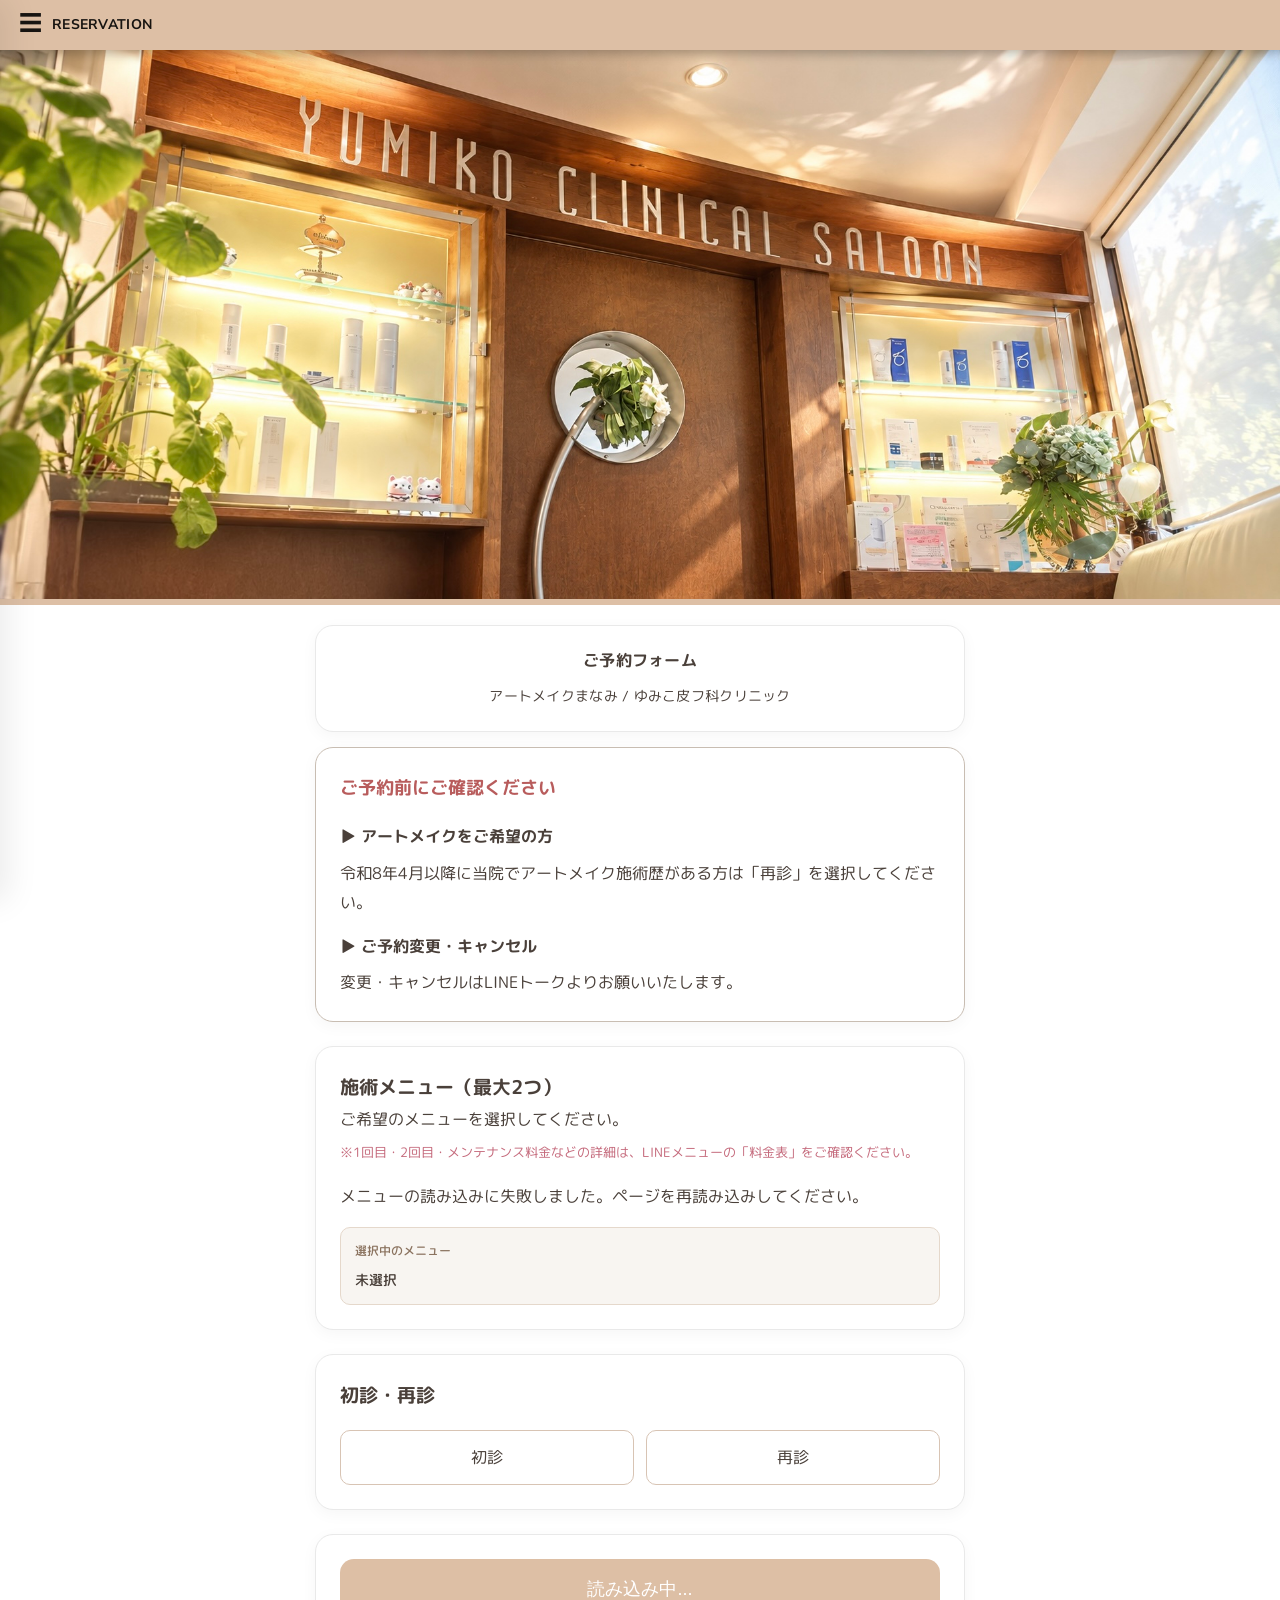
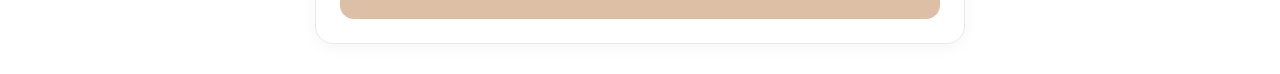
<file: index.html>
<!DOCTYPE html>
<html lang="ja">

<head>

<meta charset="UTF-8">

<meta name="viewport" content="width=device-width, initial-scale=1.0">

<title>ART MAKE MANAMI | 予約システム</title>

<meta name="theme-color" content="#C68F5B">

<link rel="stylesheet" href="style.css">

<link rel="preconnect" href="https://fonts.googleapis.com">
<link rel="preconnect" href="https://fonts.gstatic.com" crossorigin>
<link href="https://fonts.googleapis.com/css2?family=M+PLUS+Rounded+1c:wght@400;500;700&family=Nunito+Sans:wght@400;500;700&family=Zen+Maru+Gothic:wght@400;500;700&display=swap" rel="stylesheet">

</head>

<body>

<header class="top-bar">

    <div class="top-bar-inner">

        <!-- ハンバーガーボタン -->
        <button
            class="menu-button"
            id="menuButton"
            type="button"
            aria-label="メニューを開く"
        >
            ☰
        </button>

        <h1>RESERVATION</h1>

    </div>

</header>


<!-- ================================
     サイドメニュー
================================ -->

<div class="side-overlay" id="sideOverlay"></div>

<nav class="side-menu" id="sideMenu">

    <div class="side-menu-welcome" id="sideMenuWelcome">
    ようこそ ゲスト様
</div>

    <div class="side-menu-brand">
        アートメイクまなみ
    </div>

    <div class="side-menu-list">

        <button type="button" data-menu-target="mypage">
            <span class="side-menu-icon">♙</span>
            <span class="side-menu-text">予約一覧</span>
        </button>

        <button type="button" data-menu-target="notice">
            <span class="side-menu-icon">▤</span>
            <span class="side-menu-text">重要事項確認</span>
        </button>

        <button type="button" data-menu-target="faq">
            <span class="side-menu-icon">?</span>
            <span class="side-menu-text">よくある質問</span>
        </button>

        <button type="button" data-menu-target="access">
            <span class="side-menu-icon">⌖</span>
            <span class="side-menu-text">アクセス</span>
        </button>

    </div>

</nav>

<section class="hero">

<img src="images/header.png" alt="アートメイクまなみ">

</section>

<main class="container">

<section class="card title-card">
    <p class="sub-title">ご予約フォーム</p>
    <h2 class="main-title">
        <span>アートメイクまなみ / ゆみこ皮フ科クリニック</span>
    </h2>
</section>


<section class="card notice">

<h3>ご予約前にご確認ください</h3>

<div class="notice-box">

<h4>▶ アートメイクをご希望の方</h4>

<p>

令和8年4月以降に当院でアートメイク施術歴がある方は「再診」を選択してください。

</p>

</div>

<div class="notice-box">

<h4>▶ ご予約変更・キャンセル</h4>

<p>

変更・キャンセルはLINEトークよりお願いいたします。

</p>

</div>

</section>

<section class="card" id="reservationStart">
<h3>施術メニュー（最大2つ）</h3>

<p class="caption">
ご希望のメニューを選択してください。
</p>

<p class="price-note">
※1回目・2回目・メンテナンス料金などの詳細は、LINEメニューの「料金表」をご確認ください。
</p>

<div class="menu-list" id="menuList">
    <p id="menuLoading">メニューを読み込んでいます…</p>
</div>

<!-- 選択中メニュー -->

<div id="selectedMenuDisplay" class="selected-menu-display">
    <p class="selected-menu-label">選択中のメニュー</p>
    <p id="selectedMenuNames" class="selected-menu-names">未選択</p>
</div>


</section>

<section class="card">

<h3>初診・再診</h3>

<div class="visit-type">

<label>

<input type="radio" name="visit" value="初診">

初診

</label>

<label>

<input type="radio" name="visit" value="再診">

再診

</label>

</div>

</section>

<section class="card">

    <button id="nextButton">

        空き状況を見る

    </button>

</section>

<!-- STEP2 カレンダー -->

<section class="card" id="calendarSection" style="display:none;">

    <h3>予約日時</h3>

    <p class="caption">

        ご希望の日付を選択してください。

    </p>

    <div class="calendar-header">

        <button type="button" id="prevMonth">

            ←

        </button>

        <h4 id="calendarTitle"></h4>

        <button type="button" id="nextMonth">

            →

        </button>

    </div>

<div id="calendar"></div>

<!-- 空き状況の凡例 -->
<div class="calendar-legend">

    <div class="calendar-legend-items">

        <div class="calendar-legend-item">
            <span class="legend-color legend-available"></span>
            <span>空きあり</span>
        </div>

        <div class="calendar-legend-item">
            <span class="legend-color legend-limited"></span>
            <span>残りわずか</span>
        </div>

        <div class="calendar-legend-item">
            <span class="legend-color legend-one-left"></span>
            <span>残り1枠</span>
        </div>

        <div class="calendar-legend-item">
            <span class="legend-color legend-full"></span>
            <span>満席</span>
        </div>

    </div>

</div>

    <div id="timeArea"></div>

</section>

<!-- STEP3 お客様情報 -->

<section class="card" id="customerSection" style="display:none;">

    <h3>お客様情報</h3>

    <div id="customerForm"></div>

</section>

<!-- STEP4 確認 -->

<section class="card" id="confirmSection" style="display:none;">

    <div id="confirmArea"></div>

</section>

</main>
<!-- カレンダー表示中の固定ボタン -->

<div id="calendarContactButtons" class="calendar-contact-buttons" style="display: none;">

<a
    id="phoneReservationButton"
    class="contact-button phone-contact-button"
    href="tel:07094428087"
>
    <span class="contact-button-icon">📞</span>
    <span>電話で予約</span>
</a>

<a
    id="lineConsultButton"
    class="contact-button line-contact-button"
    href="https://line.me/R/oaMessage/%40077iswhm"
    target="_blank"
    rel="noopener noreferrer"
>
    <span class="contact-button-icon">💬</span>
    <span>LINEで相談</span>
</a>

</div>

<script src="https://static.line-scdn.net/liff/edge/2/sdk.js"></script>
<script src="calendar.js"></script>
<script src="script.js"></script>

</body>

</html>
</file>
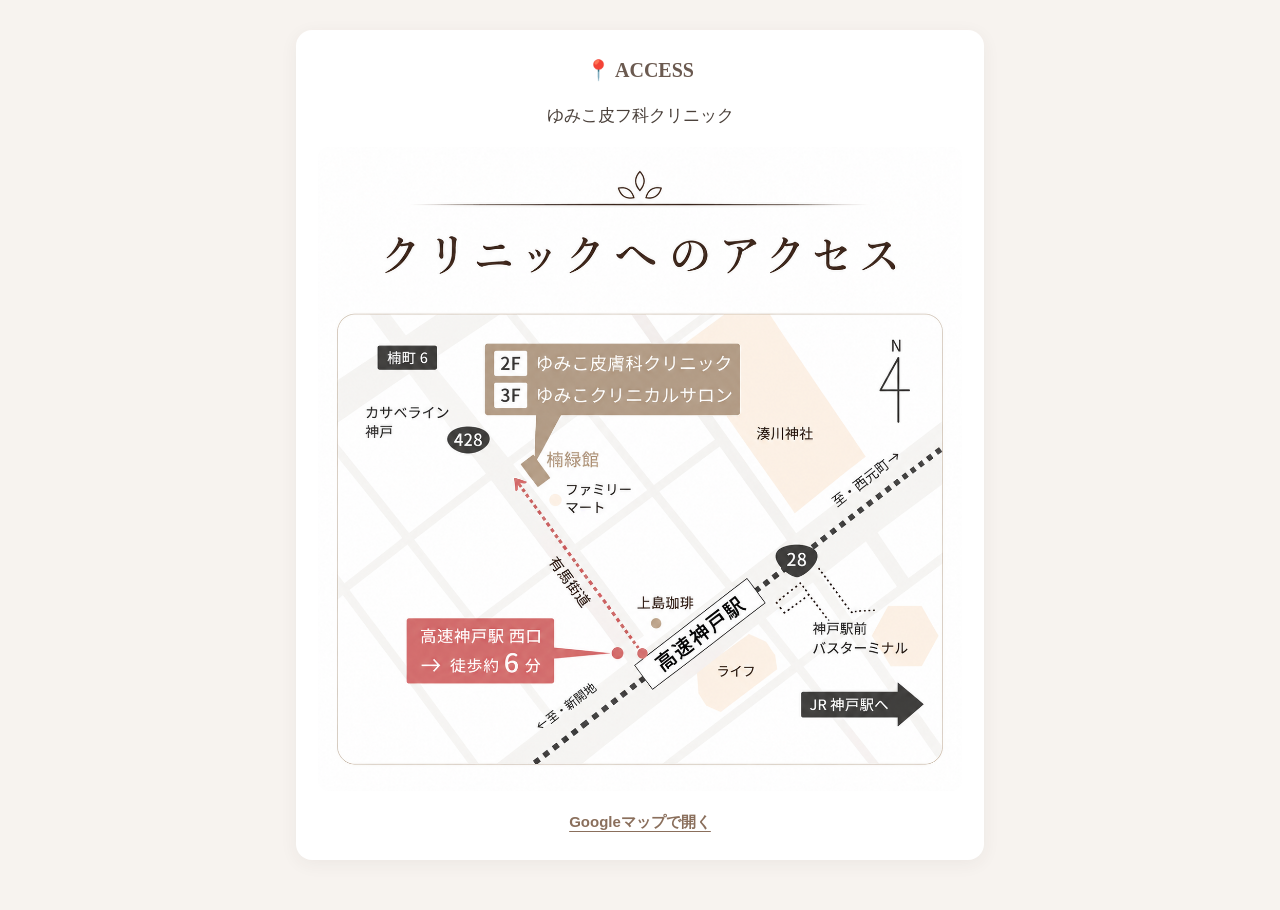
<file: access.html>
<!DOCTYPE html>
<html lang="ja">

<head>
    <meta charset="UTF-8">
    <meta name="viewport" content="width=device-width, initial-scale=1.0">

    <title>ACCESS | アートメイクまなみ</title>

    <link rel="stylesheet" href="access.css">
</head>

<body>


<main class="container">

    <section class="card access-card">

        <h2>📍 ACCESS</h2>

        <p class="clinic-name">
            ゆみこ皮フ科クリニック
        </p>

        <img
            src="images/clinic-map.png"
            alt="ゆみこ皮フ科クリニックへのアクセスマップ"
            class="clinic-map"
        >

        <a
            href="https://maps.app.goo.gl/LXtC4BYEALuutCNBA"
            target="_blank"
            rel="noopener noreferrer"
            class="google-map-link"
        >
            Googleマップで開く
        </a>

    </section>

</main>

<script src="access.js"></script>

</body>
</html>
</file>
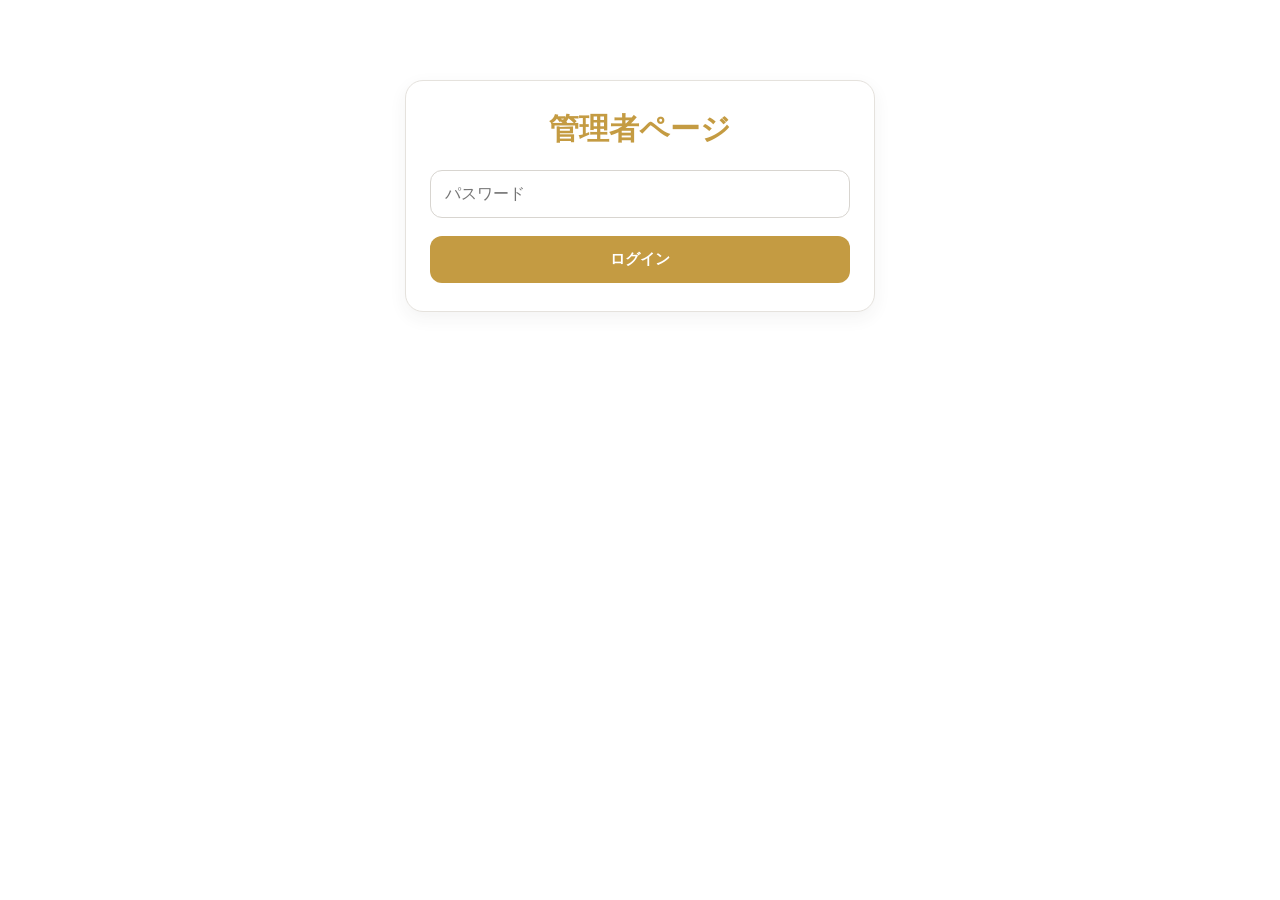
<file: admin.html>
<!DOCTYPE html>
<html lang="ja">

<head>

<meta charset="UTF-8">
<meta name="viewport" content="width=device-width, initial-scale=1.0">

<title>管理者ページ</title>

<link rel="stylesheet" href="admin.css">

</head>

<body>

<div class="login-box" id="loginArea">

    <h1>管理者ページ</h1>

    <input
        type="password"
        id="adminPassword"
        placeholder="パスワード">

    <br><br>

    <button id="loginButton">
        ログイン
    </button>

</div>


<div id="adminArea" style="display:none;">

    <div class="search-area">

        <input
            type="text"
            id="searchName"
            placeholder="🔍 お名前で検索">

        <input
            type="date"
            id="searchDate">

    </div>

    <!-- ==================================
     新規予約
================================== -->

<div class="new-reservation-section">

    <button id="openNewReservationButton" type="button">
        ＋ 新規予約
    </button>

</div>


<div id="newReservationArea" style="display:none;">

    <h2>新規予約</h2>

    <!-- ================================
         お客様
    ================================= -->

    <label>お客様検索</label>

<input
    type="text"
    id="newCustomerSearch"
    list="newCustomerCandidates"
    placeholder="名前で検索して選択">

<datalist id="newCustomerCandidates"></datalist>

<div class="customer-help">
    既存のお客様を選ぶと、LINE連携情報と初診項目を自動で引き継ぎます
</div>

<label>LINEアカウント</label>

<select id="newLineUser">

    <option value="">
        LINE連携なし
    </option>

</select>

<div class="customer-help">
    LINE公式アカウントに登録されている表示名から選択できます。
</div>


    <!-- ================================
         予約基本情報
    ================================= -->

    <label>予約日</label>

    <input
        type="date"
        id="newDate">


    <label>開始時間</label>

    <select id="newTime">

        <option value="">
            選択してください
        </option>

    </select>


    <label>初診・再診</label>

    <select id="newVisit">

        <option value="初診">
            初診
        </option>

        <option value="再診">
            再診
        </option>

    </select>


    <label>メニュー①</label>

    <select id="newMenu1">

        <option value="">
            選択してください
        </option>

    </select>


    <label>メニュー②</label>

    <select id="newMenu2">

        <option value="">
            なし
        </option>

    </select>


    <!-- ================================
         お客様情報
    ================================= -->

    <label>お名前</label>

    <input
        type="text"
        id="newName">


    <label>性別</label>

    <select id="newGender">

        <option value="">
            選択してください
        </option>

        <option value="女性">
            女性
        </option>

        <option value="男性">
            男性
        </option>

        <option value="その他">
            その他
        </option>

    </select>


    <label>生年月日</label>

    <input
        type="date"
        id="newBirthDate">


    <label>紹介者</label>

    <input
        type="text"
        id="newReferrer">


    <label>電話番号</label>

    <input
        type="tel"
        id="newTel"
        inputmode="tel">


    <!-- ================================
         施術歴
    ================================= -->

    <label>施術歴</label>

    <select id="newHistorySelector">

        <option value="">
            施術歴を選択してください
        </option>

        <option value="眉">
            眉
        </option>

        <option value="アイライン">
            アイライン
        </option>

        <option value="リップ">
            リップ
        </option>

        <option value="ヘアライン">
            ヘアライン
        </option>

        <option value="その他">
            その他
        </option>

    </select>


    <div id="newHistorySelected"></div>


    <label>既往歴・服薬中のお薬</label>

    <textarea
        id="newMedicalHistory"
        rows="4"></textarea>


    <label>妊娠・授乳中</label>

    <select id="newPregnancy">

        <option value="">
            選択してください
        </option>

        <option value="はい">
            はい
        </option>

        <option value="いいえ">
            いいえ
        </option>

    </select>


    <!-- ================================
         ボタン
    ================================= -->

    <div class="new-reservation-button-row">

        <button
            id="createNewReservationButton"
            type="button">

            予約を登録

        </button>


        <button
            id="closeNewReservationButton"
            type="button">

            閉じる

        </button>

    </div>

</div>


    <!-- ==================================
         予約変更エリア
    ================================== -->

    <div id="editArea" style="display:none;">

        <h2>予約変更</h2>


        <!-- 基本情報 -->

        <label>お名前</label>
        <input
            type="text"
            id="editName">

            <label>LINEアカウント</label>

<select id="editLineUser">

    <option value="">
        LINE連携なし
    </option>

</select>

<div class="customer-help">
    LINE連携を解除する場合は「LINE連携なし」を選択してください。
</div>


        <label>予約日</label>
        <input
            type="date"
            id="editDate">


        <label>開始時間</label>
        <select id="editTime"></select>


        <!-- ==================================
             詳細項目
        ================================== -->

        <div id="editDetails">

            <label>初診・再診</label>

            <select id="editVisit">

                <option value="初診">初診</option>
                <option value="再診">再診</option>

            </select>


            <label>メニュー①</label>

            <select id="editMenu1">

                <option value="">
                    選択してください
                </option>

            </select>


            <label>メニュー②</label>

            <select id="editMenu2">

                <option value="">
                    選択してください
                </option>

            </select>


            <label>電話番号</label>

            <input
                type="tel"
                id="editTel"
                inputmode="tel">


            <label>性別</label>

            <select id="editGender">

                <option value="">選択してください</option>
                <option value="女性">女性</option>
                <option value="男性">男性</option>
                <option value="その他">その他</option>

            </select>


            <label>生年月日</label>

            <input
                type="date"
                id="editBirthDate">


            <label>紹介者</label>

<input 
    type="text" 
    id="editReferrer">


<!-- ================================
     施術歴
================================ -->

<label>施術歴</label>

<select id="editHistorySelector">

    <option value="">施術歴を選択してください</option>
    <option value="眉">眉</option>
    <option value="アイライン">アイライン</option>
    <option value="リップ">リップ</option>
    <option value="ヘアライン">ヘアライン</option>
    <option value="その他">その他</option>

</select>


<div id="editHistorySelected"></div>


            <label>既往歴・服薬中のお薬</label>

            <textarea
                id="editMedicalHistory"
                rows="4"></textarea>


            <label>妊娠・授乳中</label>

            <select id="editPregnancy">

                <option value="">選択してください</option>
                <option value="はい">はい</option>
                <option value="いいえ">いいえ</option>

            </select>

        </div>


        <div class="edit-button-row">

            <button id="saveEditButton">
                保存
            </button>

            <button id="closeEditButton">
                閉じる
            </button>

        </div>

    </div>


    <div id="reservationList"></div>

</div>


<script src="admin.js"></script>

<script type="module" src="https://static.cloudflareinsights.com/beacon.min.js/v31edd6df95cf4e85bb4c19e7a9bdbcba1788362987495" integrity="sha512-iIg7k2xntmwu6/uSb5tpc/hySgZc4eoL31yB29W6tJFo2akwjPWcEqnCEdJvGexCL0KEQwVYv5BlowfhVz26hg==" data-cf-beacon='{"version":"2024.11.0","token":"4edd5f8ec12a48cfa682ab8261b80a79","spa":2}' crossorigin="anonymous"></script>
</body>

</html>
</file>
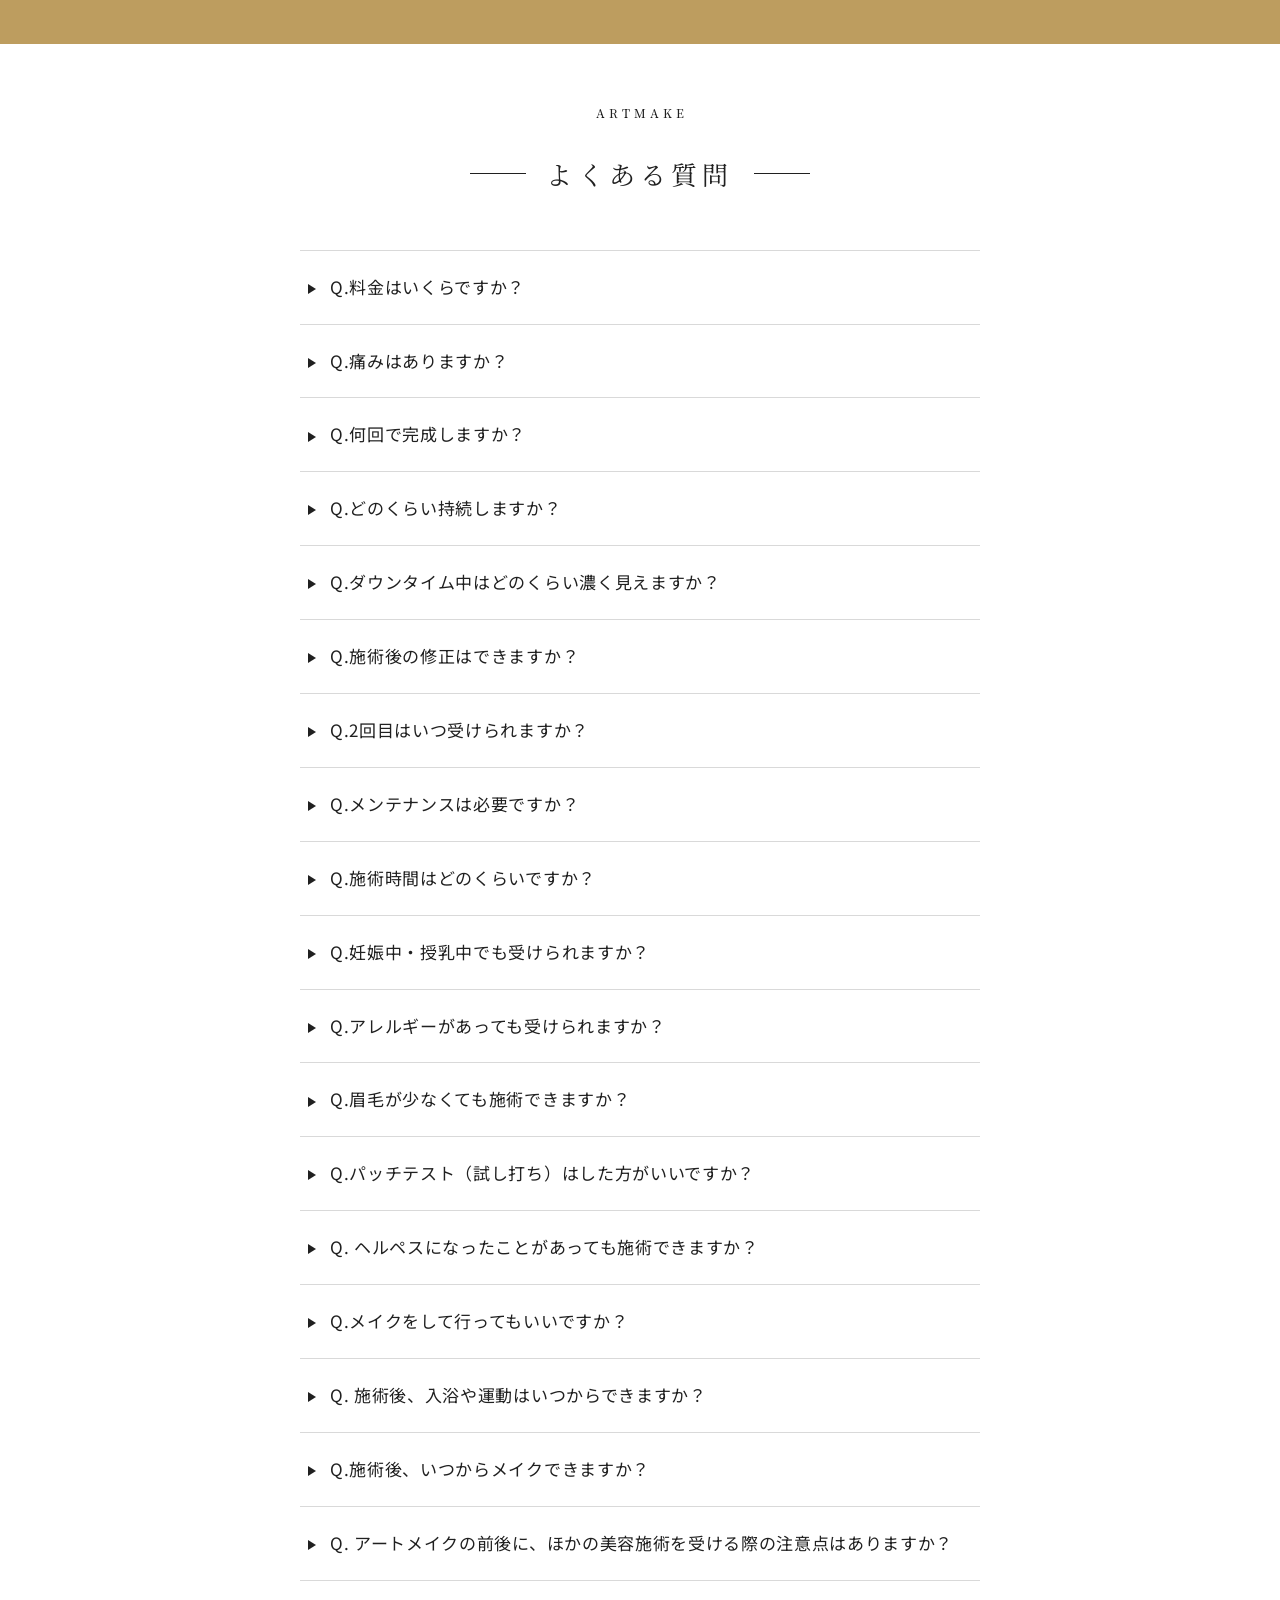
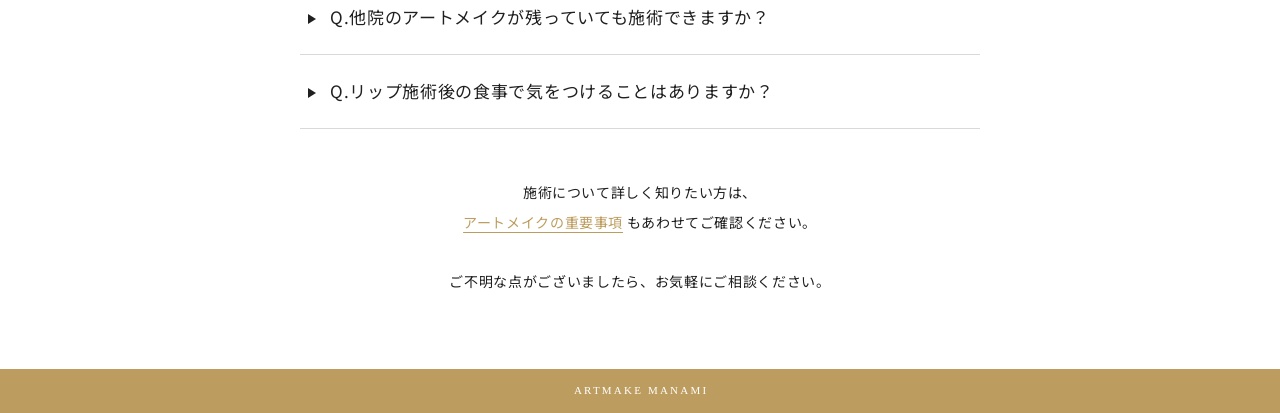
<file: faq.html>
<!DOCTYPE html>

<html lang="ja">
<head>
<meta charset="utf-8">
<meta name="viewport" content="width=device-width, initial-scale=1">
<title>よくある質問｜アートメイク</title>
<link rel="preconnect" href="https://fonts.googleapis.com">
<link rel="preconnect" href="https://fonts.gstatic.com" crossorigin>
<link href="https://fonts.googleapis.com/css2?family=Noto+Serif+JP:wght@400;500&family=Noto+Sans+JP:wght@400;500;600&display=swap" rel="stylesheet">

<style>
/* =========================================================
   ARTMAKE Manami / よくある質問
   フォント・文字サイズ・文字色を重要事項ページに合わせる
   ========================================================= */
:root{
  --gold:#bd9d5f;
  --red:#A64B4B;
  --text:#202020;
  --line:#d9d9d9;
  --bg:#fff;
  --bg-open:#fcfcfc;
}

/* ベース */
*{box-sizing:border-box}

body{
  margin:0;
  background:var(--bg);
  color:var(--text);
  font-family:"Hiragino Kaku Gothic ProN","Yu Gothic","Noto Sans JP",sans-serif;
  font-size:15px;
  font-weight:400;
  line-height:2.15;
  letter-spacing:.045em;
  -webkit-font-smoothing:antialiased;
}

/* 上下のゴールドの帯 */
.band{
  height:44px;
  background:var(--gold);
}

/* サロン名 */
.brand{
  margin:0 0 20px;
  text-align:center;
  font-family:"Hiragino Mincho ProN","Yu Mincho","Noto Serif JP",serif;
  font-size:12px;
  font-weight:500;
  letter-spacing:.32em;
  padding-left:.32em;
  color:var(--text);
}

/* 下の帯の中のサロン名 */
.band-footer{
  display:flex;
  align-items:center;
  justify-content:center;
}

.brand-footer{
  margin:0;
  padding-left:.2em;
  font-family:Georgia,serif;
  font-size:11px;
  font-weight:400;
  line-height:1;
  letter-spacing:.2em;
  color:#fff;
}

/* 全体の幅・見出し */
.faq{
  max-width:720px;
  margin:0 auto;
  padding:56px 20px 72px;
}

.faq-title{
  display:flex;
  align-items:center;
  justify-content:center;
  gap:20px;
  margin:0 0 48px;
  font-family:"Hiragino Mincho ProN","Yu Mincho","Noto Serif JP",serif;
  font-size:clamp(20px,5vw,26px);
  font-weight:400;
  letter-spacing:.2em;
  color:var(--text);
}

.faq-title::before,
.faq-title::after{
  content:"";
  width:clamp(28px,8vw,56px);
  height:1px;
  background:var(--text);
}

/* 質問と答え */
.faq-list{
  border-top:1px solid var(--line);
}

details{
  border-bottom:1px solid var(--line);
}

details[open]{
  background:var(--bg-open);
}

summary{
  list-style:none;
  cursor:pointer;
  display:flex;
  align-items:flex-start;
  gap:14px;
  padding:22px 8px;
  font-family:"Hiragino Kaku Gothic ProN","Yu Gothic","Noto Sans JP",sans-serif;
  font-size:17px;
  font-weight:400;
  line-height:1.7;
  letter-spacing:.04em;
  color:var(--text);
}

summary::-webkit-details-marker{
  display:none;
}

summary span{
  text-decoration:none;
}

summary:hover,
details[open] summary{
  color:var(--gold);
}

summary:focus-visible{
  outline:2px solid var(--gold);
  outline-offset:-2px;
}

/* 質問の左の三角 */
summary::before{
  content:"";
  flex:none;
  margin-top:.65em;
  border-style:solid;
  border-width:5px 0 5px 8px;
  border-color:transparent transparent transparent currentColor;
  transition:transform .25s;
}

details[open] summary::before{
  transform:rotate(-90deg);
}

.answer{
  margin:0;
  padding:0 8px 24px 30px;
  font-family:"Hiragino Kaku Gothic ProN","Yu Gothic","Noto Sans JP",sans-serif;
  font-size:15px;
  font-weight:400;
  line-height:2.12;
  letter-spacing:.045em;
  color:var(--text);
}

.answer-list{
  margin:0;
  padding:0 8px 16px 50px;
  font-family:"Hiragino Kaku Gothic ProN","Yu Gothic","Noto Sans JP",sans-serif;
  font-size:15px;
  line-height:2.12;
  letter-spacing:.045em;
  color:var(--text);
}

.answer-list li{
  padding-left:2px;
}

@media(max-width:600px){
  .answer-list{
    font-size:16px;
    line-height:2.05;
    padding-left:46px;
  }
}

details[open] .answer{
  animation:open .25s ease;
}

@keyframes open{
  from{
    opacity:0;
    transform:translateY(-4px);
  }
  to{
    opacity:1;
    transform:none;
  }
}

/* キャンペーンの赤字 */
.campaign{
  display:block;
  margin-top:10px;
  color:var(--red);
  font-weight:500;
}

/* 重要事項ページへの案内 */
.faq-more-info{
  margin:48px 0 0;
  text-align:center;
  font-family:"Hiragino Kaku Gothic ProN","Yu Gothic","Noto Sans JP",sans-serif;
  font-size:14px;
  font-weight:400;
  line-height:2.15;
  letter-spacing:.045em;
  color:#202020;
}
.faq-more-info a{
  color:var(--gold);
  text-decoration:underline;
  text-underline-offset:4px;
  text-decoration-thickness:1px;
}
.faq-more-info a:hover{
  opacity:.75;
}

/* 最後の一文 */
.faq-ending{
  margin:28px 0 0;
  text-align:center;
  font-family:"Hiragino Kaku Gothic ProN","Yu Gothic","Noto Sans JP",sans-serif;
  font-size:min(14px,calc((100vw - 40px)/28));
  line-height:2.3;
  color:var(--text);
  white-space:nowrap;
}

/* 動きを減らす設定 */
@media (prefers-reduced-motion: reduce){
  details[open] .answer{animation:none}
  summary::before{transition:none}
}

/* スマートフォン */
@media(max-width:600px){
  body{
    font-size:16px;
  }

  .answer{
    font-size:16px;
    line-height:2.05;
  }

  summary{
    font-size:16px;
  }
}
</style>

</head>

<body>

<div class="band" aria-hidden="true"></div>

<section class="faq">

  <p class="brand">ARTMAKE</p>

  <h2 class="faq-title">よくある質問</h2>

  <div class="faq-list">

<!-- 1. 料金 -->

<details>
  <summary><span>Q.料金はいくらですか？</span></summary>
  <p class="answer">
    A.通常料金は、眉・リップともに初回55,000円、2回目45,000円です。当院で施術を受けた方のメンテナンスは、1年以内33,000円、1年以降44,000円です（すべて税込）。
    <span class="campaign">現在キャンペーン中！初回は眉38,500円、リップ33,000円（税込）です。</span>
  </p>
</details>

<!-- 2. 痛み -->

<details>
  <summary><span>Q.痛みはありますか？</span></summary>
  <p class="answer">
    A. 麻酔を使用するため、痛みに配慮しながら施術を行います。痛みの感じ方には個人差がありますが、ほとんどの方にリラックスして受けていただいています。つらいときは遠慮なくお声がけください。
  </p>
</details>

<!-- 3. 施術回数 -->

<details>
  <summary><span>Q.何回で完成しますか？</span></summary>
  <p class="answer">
    A. 色素の定着には個人差がありますが、通常は2〜3回の施術を重ねながら仕上がりを整えていきます。リップは色素が定着しにくい場合があり、3〜5回程度の施術が必要になることもあります。
  </p>
</details>

<!-- 4. 持続期間 -->

<details>
  <summary><span>Q.どのくらい持続しますか？</span></summary>
  <p class="answer">
    A. 個人差はありますが、色素が定着してから1年〜1年半程度が持続期間の目安です。きれいな状態を保つためには、1年を目安にメンテナンスを受けていただくことをおすすめしています。
  </p>
</details>

<!-- 5. ダウンタイム -->

<details>
  <summary><span>Q.ダウンタイム中はどのくらい濃く見えますか？</span></summary>
    <p class="answer">
    A. 施術直後は、仕上がりの色よりも濃く見えることがあります。また、一時的に色ムラや皮むけが起こることもありますが、時間の経過とともに徐々に落ち着いていきます。リップは内出血により赤黒く見える場合がありますが、通常は2〜3日ほどで落ち着いていきます。
  </p>
</details>

<!-- 6. 修正 -->

<details>
  <summary><span>Q.施術後の修正はできますか？</span></summary>
  <p class="answer">
    A.施術後の返金や無償での修正は行っておりません。また、施術後のデザイン変更は難しいため、デザインや色について気になる点やご希望がございましたら、施術前にお気軽にご相談ください。
  </p>
</details>

<!-- 7. 2回目 -->

<details>
  <summary><span>Q.2回目はいつ受けられますか？</span></summary>
  <p class="answer">
    A.1回目から1〜3か月後が目安です。肌の回復のため、最短でも4週間以上あけてください。肌の状態によっては、さらに期間をあけていただく場合があります。
  </p>
</details>

<!-- 8. メンテナンス -->

<details>
  <summary><span>Q.メンテナンスは必要ですか？</span></summary>
  <p class="answer">
    A.基本の仕上がりが整ったあとは、1年を目安にメンテナンス（リタッチ）をおすすめしています。色の残り方には個人差がありますので、薄くなってきたと感じたらご相談ください。
  </p>
</details>

<!-- 9. 所要時間 -->

<details>
  <summary><span>Q.施術時間はどのくらいですか？</span></summary>
  <p class="answer">
    A.1時間半〜2時間程度が目安です。施術内容や肌の状態によって前後する場合がありますので、お時間に余裕をもってお越しください。
  </p>
</details>

<!-- 10. 妊娠・授乳 -->

<details>
  <summary><span>Q.妊娠中・授乳中でも受けられますか？</span></summary>
  <p class="answer">
    A.妊娠中、または妊娠の可能性がある方は、原則として施術をお受けいただけません。安定期で主治医の許可がある場合は、事前にご相談ください。授乳中の方も施術前に確認が必要ですので、必ず事前にお知らせください。
  </p>
</details>

<!-- 11. アレルギー -->

<details>
  <summary><span>Q.アレルギーがあっても受けられますか？</span></summary>
  <p class="answer">
    A.アレルギーの種類や症状によっては、施術をお受けいただけない場合があります。持病がある方や、通院・治療中の方、お薬を使用中の方は、事前にお知らせください。詳しくは「アートメイクの重要事項」をご確認ください。
  </p>
</details>

<!-- 12. 眉毛が少ない -->

<details>
  <summary><span>Q.眉毛が少なくても施術できますか？</span></summary>
  <p class="answer">
    A.眉毛が少ない方や、薄くなってきた方も施術できます。眉の状態や骨格に合わせてデザインをご提案しますので、まずはお気軽にご相談ください。
  </p>
</details>

<!-- 13. パッチテスト -->

<details>
  <summary><span>Q.パッチテスト（試し打ち）はした方がいいですか？</span></summary>
  <p class="answer">
  A. アレルギーや肌トラブルが心配な方には、事前のパッチテストをおすすめしています。テストの1週間後に肌の反応を確認します。ただし、テストで異常がなくても、施術後に肌トラブルが起こる可能性があります。また、重度のアトピー性皮膚炎や金属アレルギーがある方は、施術をお受けいただけません。テストをご希望の方は、事前にご相談ください（別途費用がかかります）。
</p>
</details>

<!-- 14. ヘルペス -->

<details>
  <summary><span>Q. ヘルペスになったことがあっても施術できますか？</span></summary>
  <p class="answer">
    A. 過去にヘルペスになったことがある方も、施術を受けていただけます。ただし、施術をきっかけに再発することがあるため、必ず事前にお知らせください。現在症状が出ている場合は施術をお受けいただけず、症状が完全に治まってからの施術となります。
  </p>
</details>

<!-- 15. 来院時のメイク -->

<details>
  <summary><span>Q.メイクをして行ってもいいですか？</span></summary>
  <p class="answer">
    A.眉は、普段どおりの眉メイクでお越しください。デザインの参考になります。リップは口紅やティントリップを落とし、唇を保湿してお越しください。
  </p>
</details>

<!-- 16. 入浴・運動 -->

<details>
  <summary><span>Q. 施術後、入浴や運動はいつからできますか？</span></summary>
  <p class="answer">
    A. 施術後1週間〜10日程度が経過し、施術部位の状態が落ち着いてから再開をお願いしています。詳しくは「アートメイクの重要事項」をご確認ください。
  </p>
</details>

<!-- 17. 施術後のメイク -->

<details>
  <summary><span>Q.施術後、いつからメイクできますか？</span></summary>
  <p class="answer">
    A. 施術部位以外のメイクは当日から可能です。眉メイクは、施術部位の肌が落ち着いてから再開をお願いしています。リップの口紅やカラーリップは、施術後1週間が経過してから再開をお願いしています。
  </p>
</details>

<!-- 18. その他の美容施術 -->

<details>
  <summary><span>Q. アートメイクの前後に、ほかの美容施術を受ける際の注意点はありますか？</span></summary>
  <p class="answer">
  A. ほかの美容施術を受ける際は、以下の期間を目安にしてください。
</p>
<ul class="answer-list">
  <li>眉のボトックス：アートメイクの前後1〜2週間程度あけてください</li>
  <li>眉のブリーチ：アートメイクの1週間以上前にお済ませください</li>
  <li>レーザー・ピーリングなど：アートメイクの前後1か月はお控えください</li>
  <li>その他の美容施術やマッサージ：アートメイク後2週間はお控えください</li>
</ul>
<p class="answer">
  詳しくは「アートメイクの重要事項」をご確認ください。
</p>
</details>

<!-- 19. 他院のアートメイク -->

<details>
  <summary><span>Q.他院のアートメイクが残っていても施術できますか？</span></summary>
  <p class="answer">
    A.他院のアートメイクが残っている方も施術可能です。残っている色やデザインによっては、ご希望の仕上がりにならない場合もありますが、現在の状態を確認したうえで、お一人おひとりに合った方法をご提案します。まずはお気軽にご相談ください。
  </p>
</details>

<!-- 20. リップ施術後の食事 -->

<details>
  <summary><span>Q.リップ施術後の食事で気をつけることはありますか？</span></summary>
  <p class="answer">
    A. お食事は可能ですが、施術後の唇はデリケートな状態です。飲み物はストローを使用し、熱い飲食物・香辛料・色の濃い飲食物はお控えください。また、施術後しばらくは生ものにもご注意ください。飲食後は唇をやさしく拭き取り、清潔にしたうえで保湿してください。
  </p>
</details>

  </div>

  <p class="faq-more-info">
    施術について詳しく知りたい方は、<br>
    <a href="https://reservation-system-2r3.pages.dev/notice" target="_blank" rel="noopener noreferrer">アートメイクの重要事項</a>
    もあわせてご確認ください。
  </p>

  <p class="faq-ending">ご不明な点がございましたら、お気軽にご相談ください。</p>

</section>

<div class="band band-footer">
  <p class="brand-footer">ARTMAKE MANAMI</p>
</div>

<script>
/* 質問を1つ開くと、ほかの質問は自動で閉じます */
document.addEventListener('DOMContentLoaded', function () {
  var items = document.querySelectorAll('.faq details');

  items.forEach(function (d) {
    d.addEventListener('toggle', function () {
      if (!d.open) return;

      items.forEach(function (other) {
        if (other !== d) other.open = false;
      });
    });
  });
});
</script>

</body>
</html>
</file>
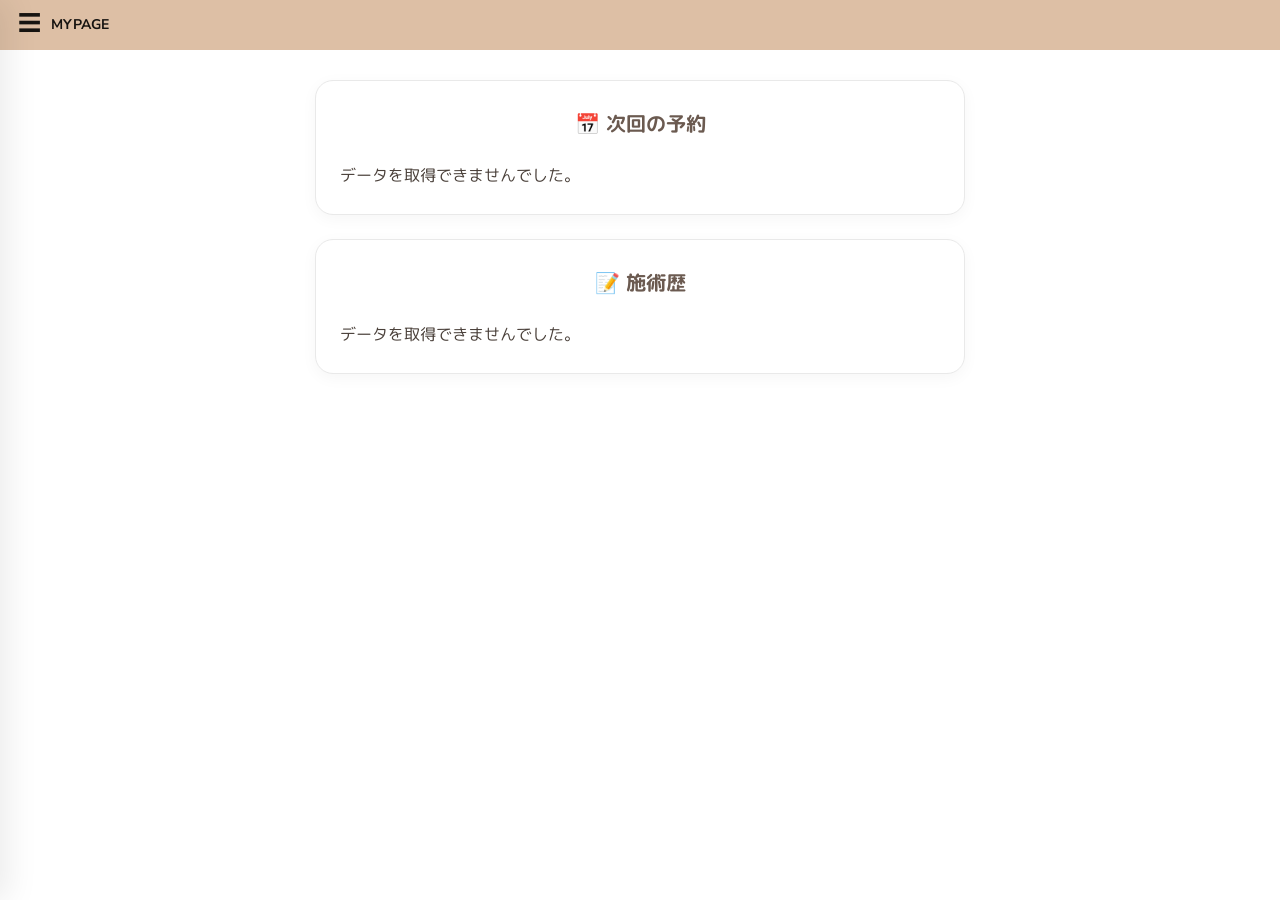
<file: mypage.html>
<!DOCTYPE html>
<html lang="ja">

<head>
    <meta charset="UTF-8">
    <meta name="viewport" content="width=device-width, initial-scale=1.0">

    <title>ART MAKE MANAMI | 予約一覧</title>

    <link rel="stylesheet" href="mypage.css">

    <link rel="preconnect" href="https://fonts.googleapis.com">
    <link rel="preconnect" href="https://fonts.gstatic.com" crossorigin>
    <link href="https://fonts.googleapis.com/css2?family=M+PLUS+Rounded+1c:wght@400;500;700&family=Nunito+Sans:wght@400;500;700&family=Zen+Maru+Gothic:wght@400;500;700&display=swap" rel="stylesheet">

</head>

<body>

<header class="top-bar">
    <div class="top-bar-inner">
        <button class="menu-button" id="menuButton" type="button" aria-label="メニューを開く">☰</button>
        <h1>MYPAGE</h1>
    </div>
</header>

<div class="side-overlay" id="sideOverlay"></div>

<nav class="side-menu" id="sideMenu">

    <div class="side-menu-welcome" id="sideMenuWelcome">
        ようこそ ゲスト様
    </div>

    <div class="side-menu-brand">
        アートメイクまなみ
    </div>

<div class="side-menu-list">

    <button type="button" data-menu-target="reservation">
        <span class="side-menu-icon">▣</span>
        <span class="side-menu-text">ご予約・空き状況</span>
    </button>

    <button type="button" data-menu-target="notice">
        <span class="side-menu-icon">▤</span>
        <span class="side-menu-text">重要事項確認</span>
    </button>

    <button type="button" data-menu-target="faq">
        <span class="side-menu-icon">?</span>
        <span class="side-menu-text">よくある質問</span>
    </button>

    <button type="button" data-menu-target="access">
        <span class="side-menu-icon">⌖</span>
        <span class="side-menu-text">アクセス</span>
    </button>

</div>

</nav>

<main class="container">

    <p id="userName"></p>

    <section class="card">

    <h2>📅 次回の予約</h2>

    <div id="reservationArea">
        読み込み中...
    </div>

</section>


<section class="card">

    <h2>📝 施術歴</h2>

    <div id="historyArea">
        読み込み中...
    </div>

</section>

</main>

<script src="https://static.line-scdn.net/liff/edge/2/sdk.js"></script>
<script src="mypage.js"></script>

</body>
</html>
</file>
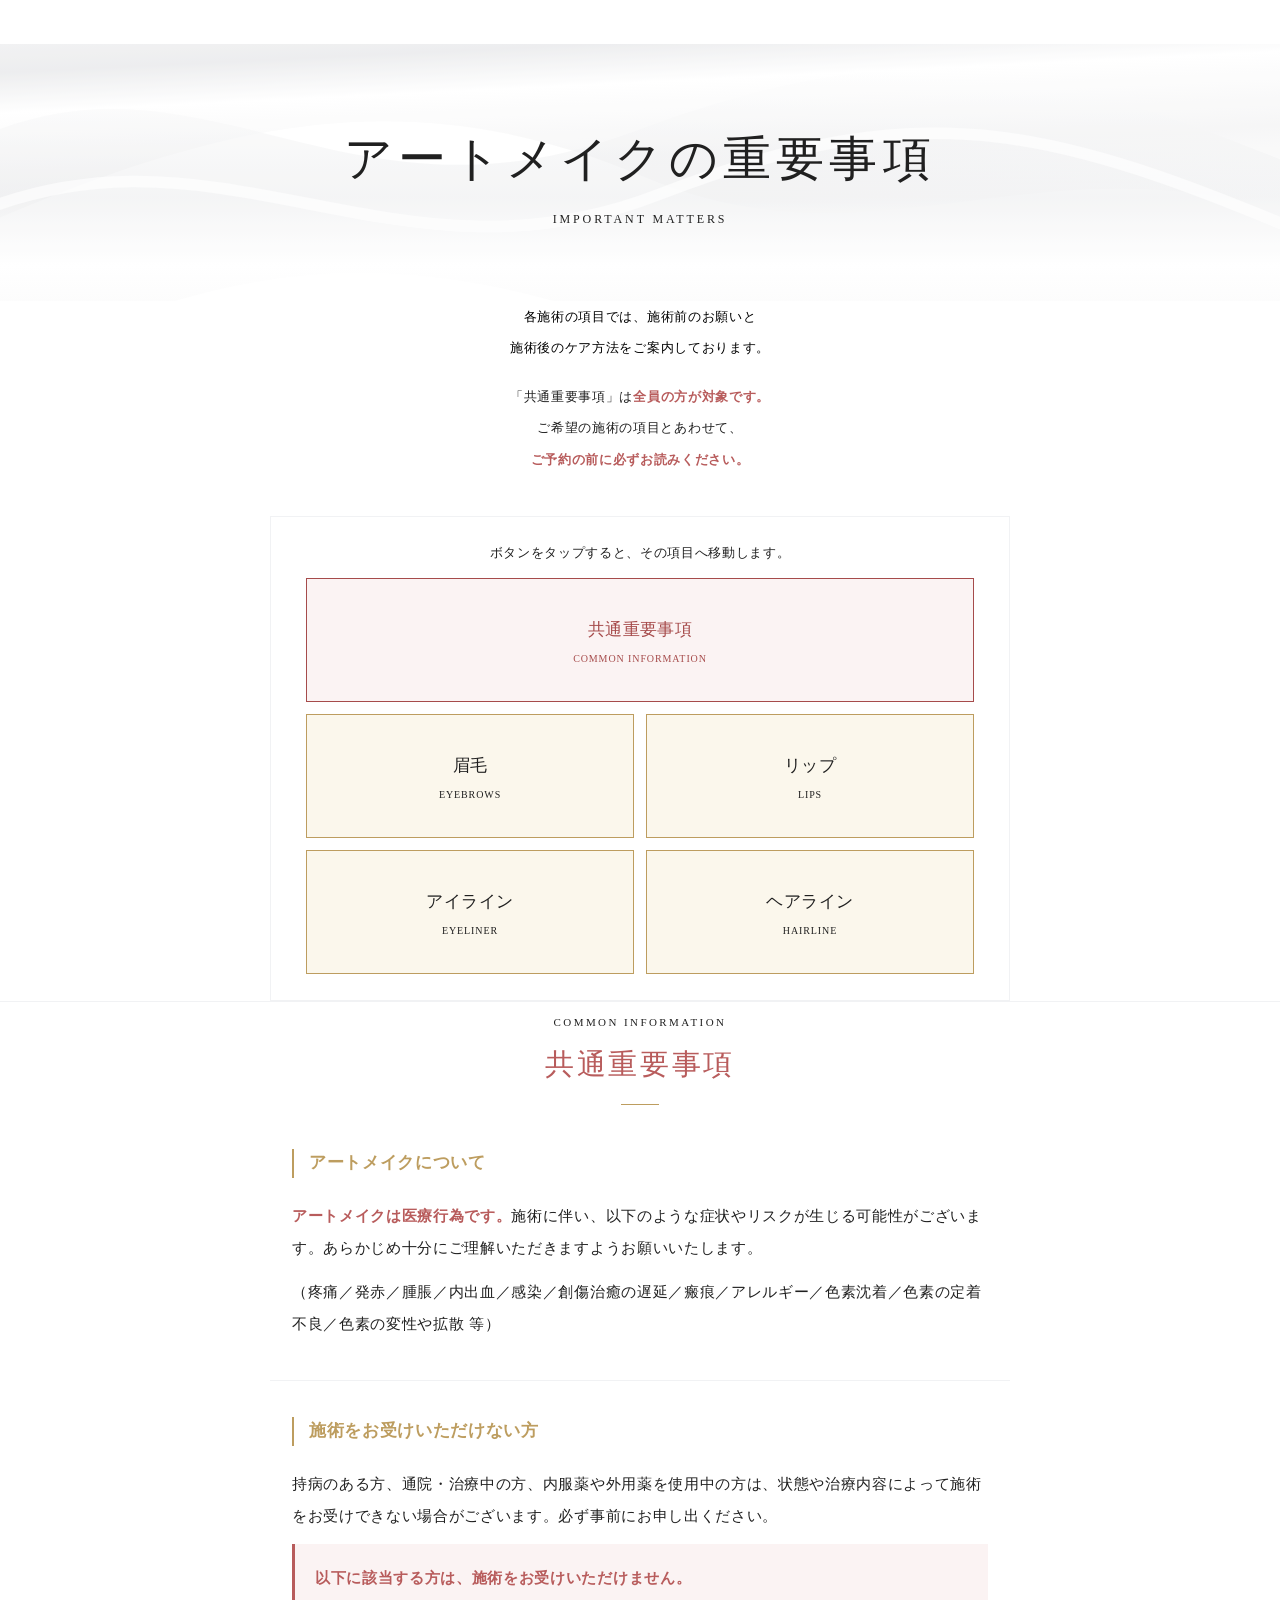
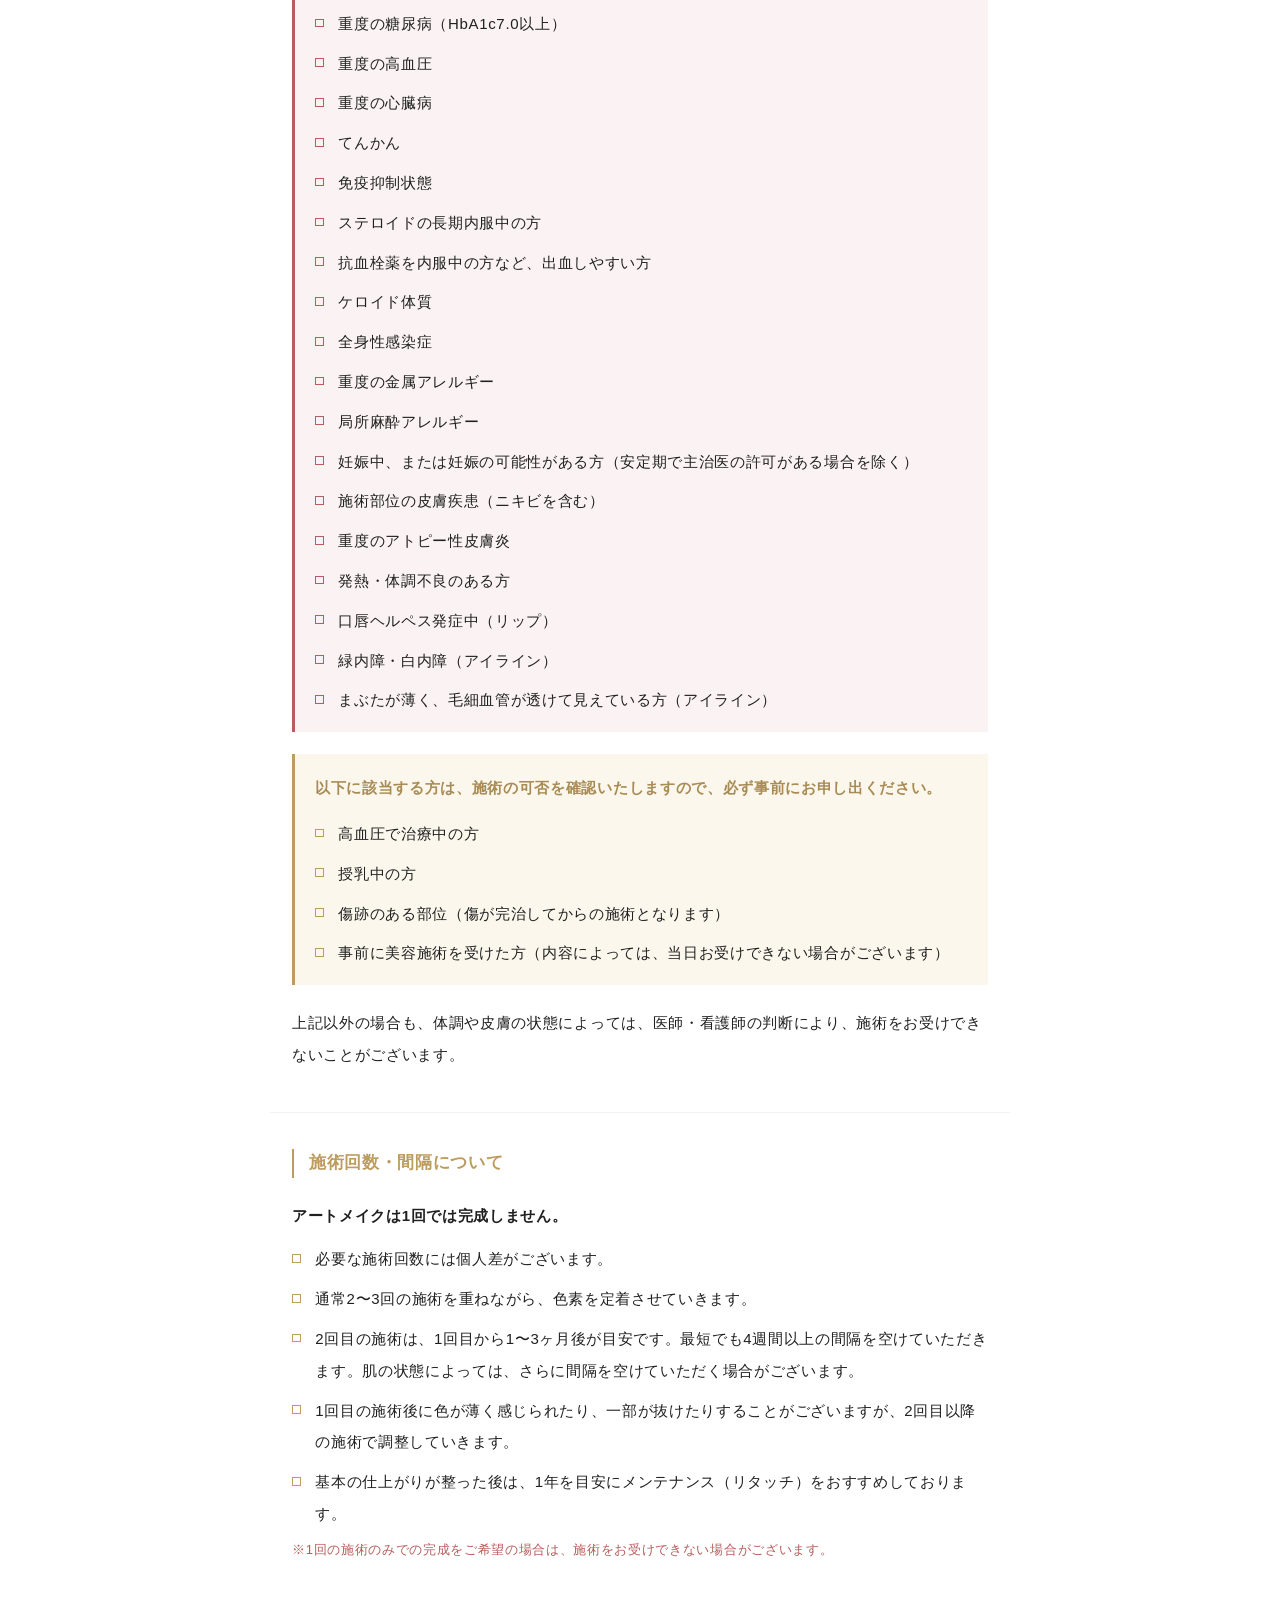
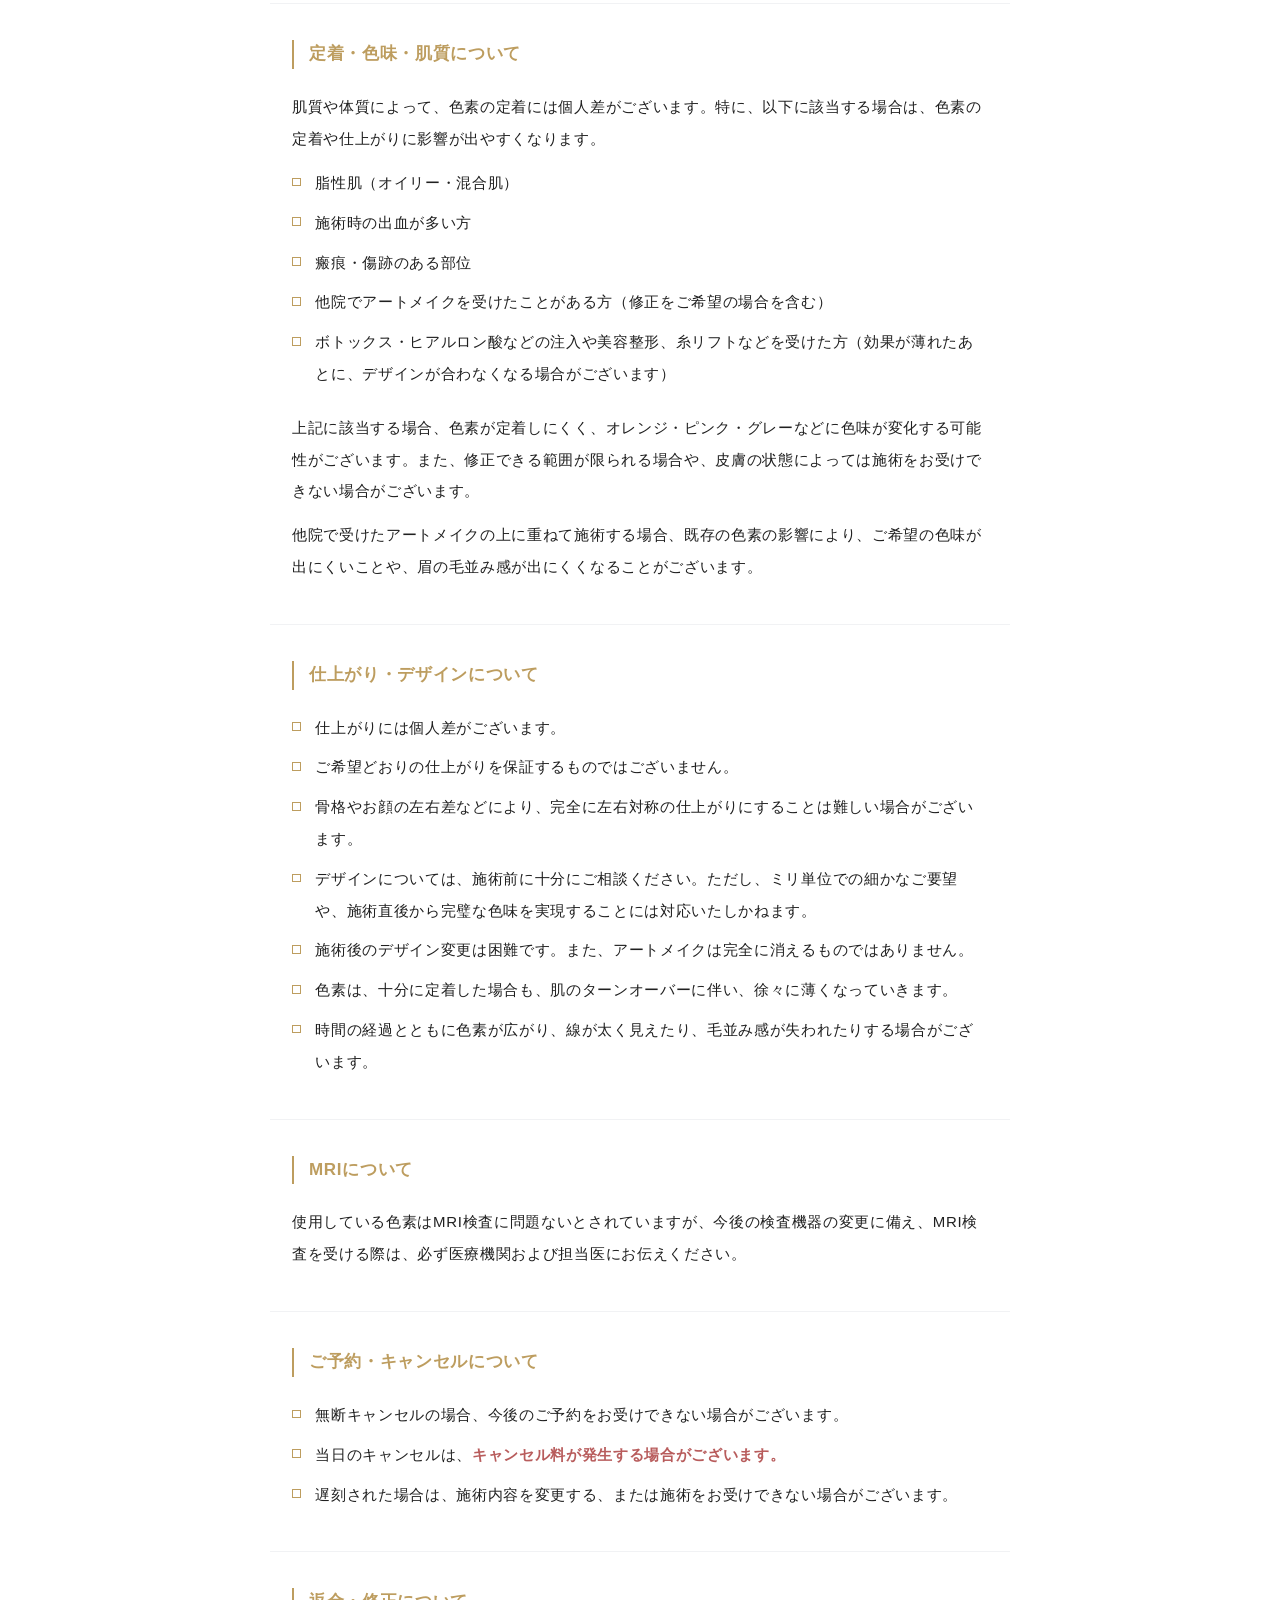
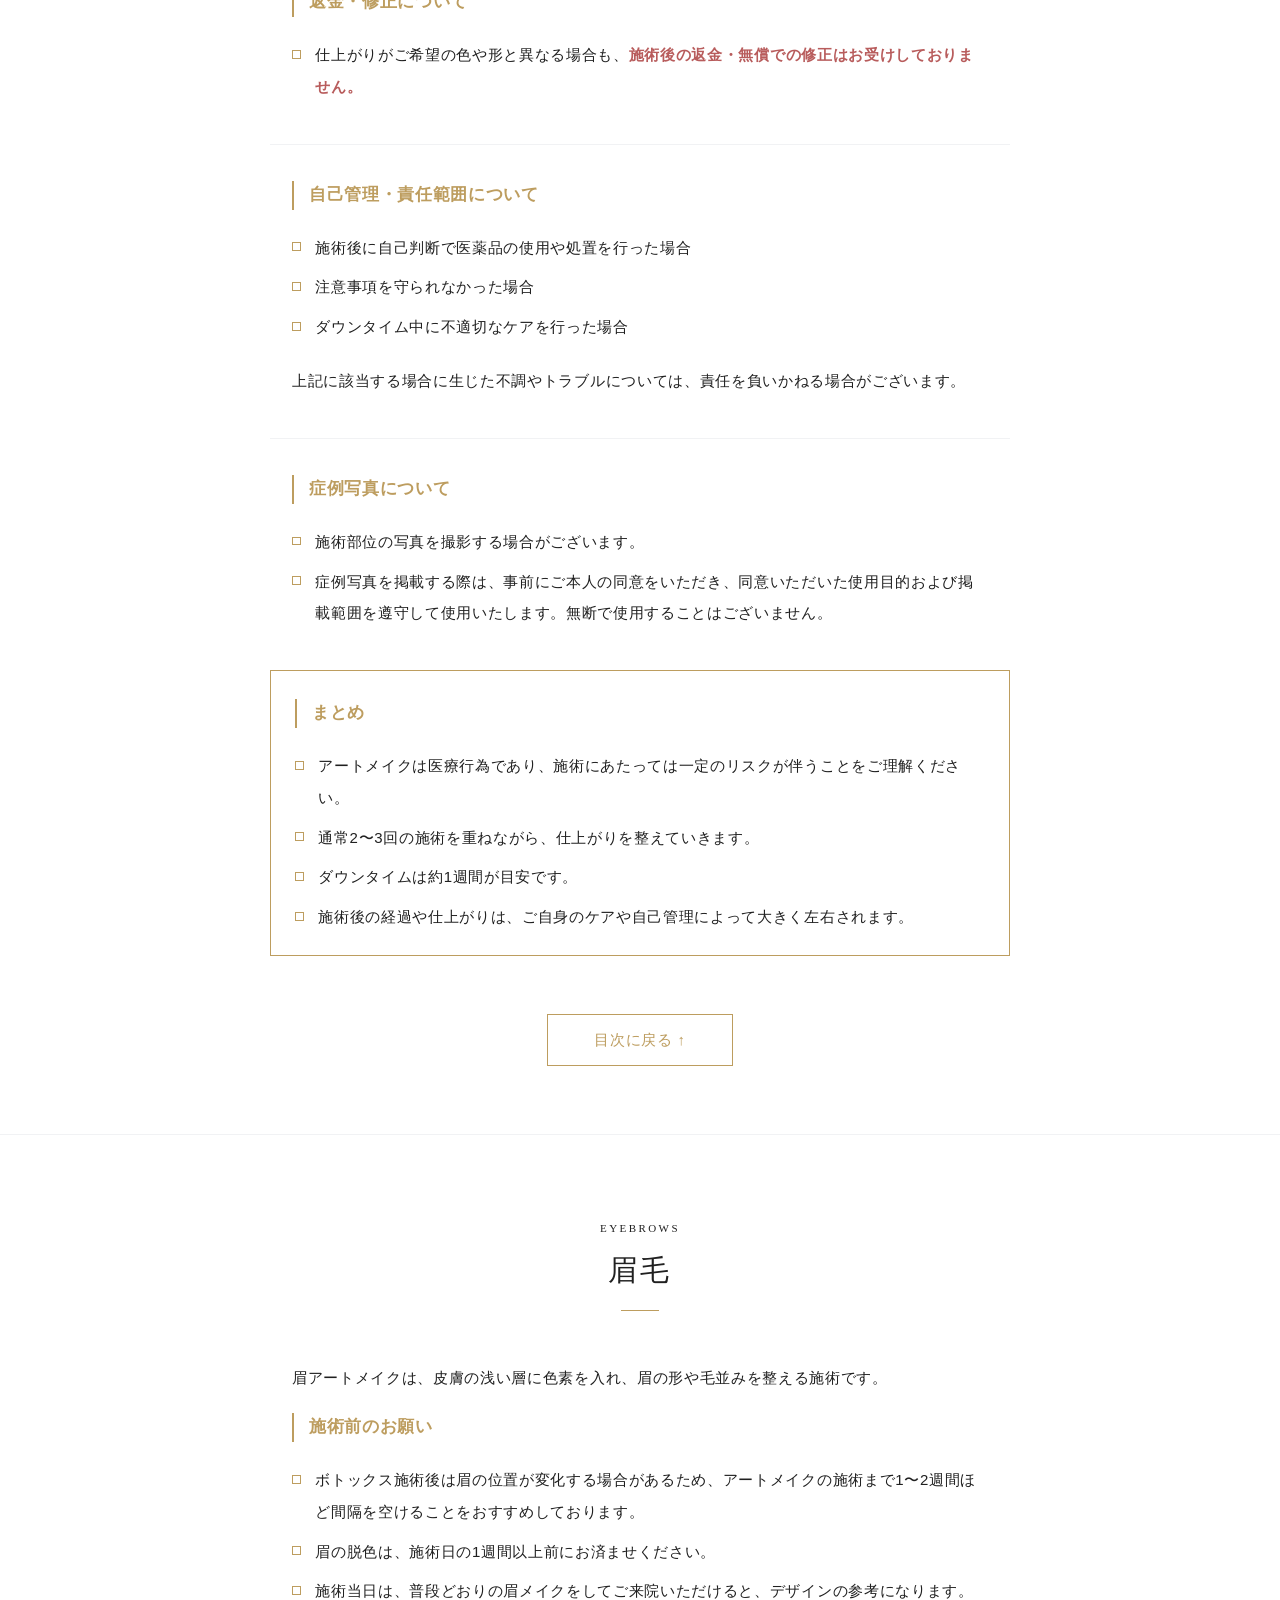
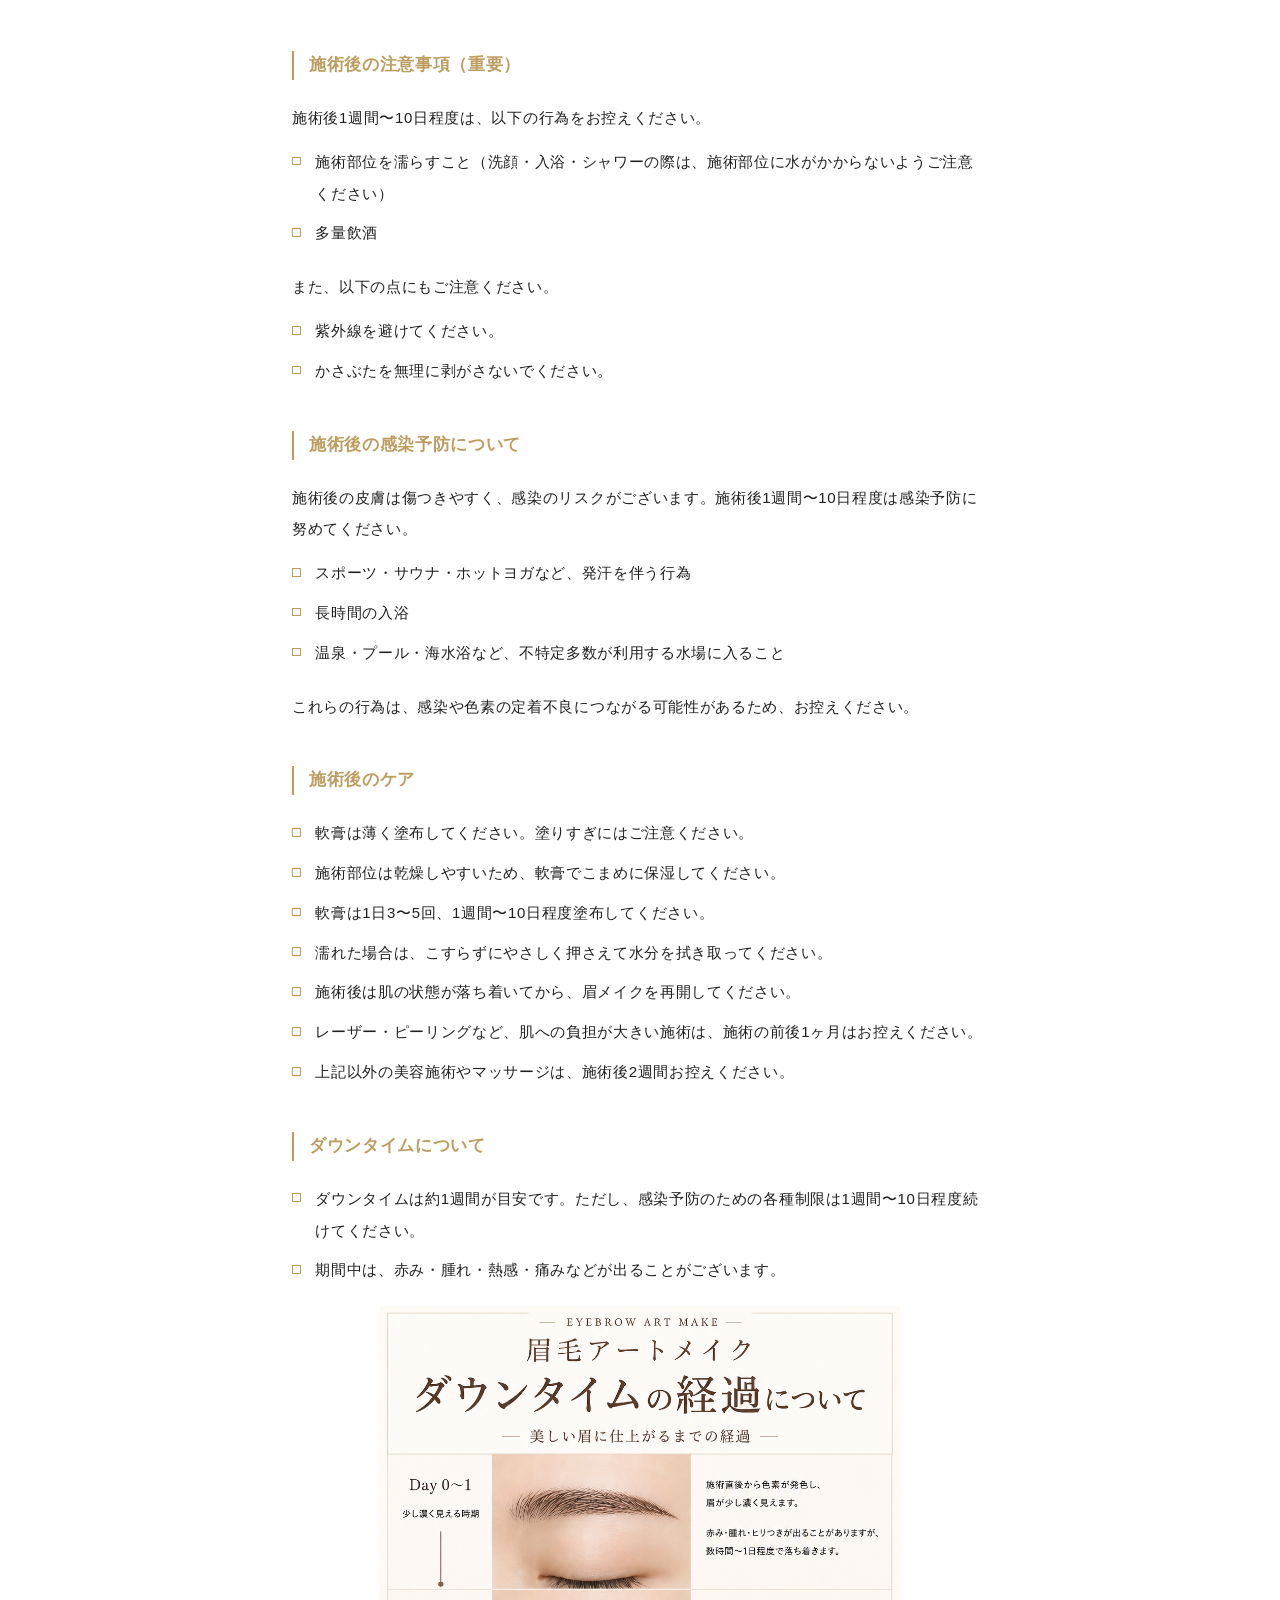
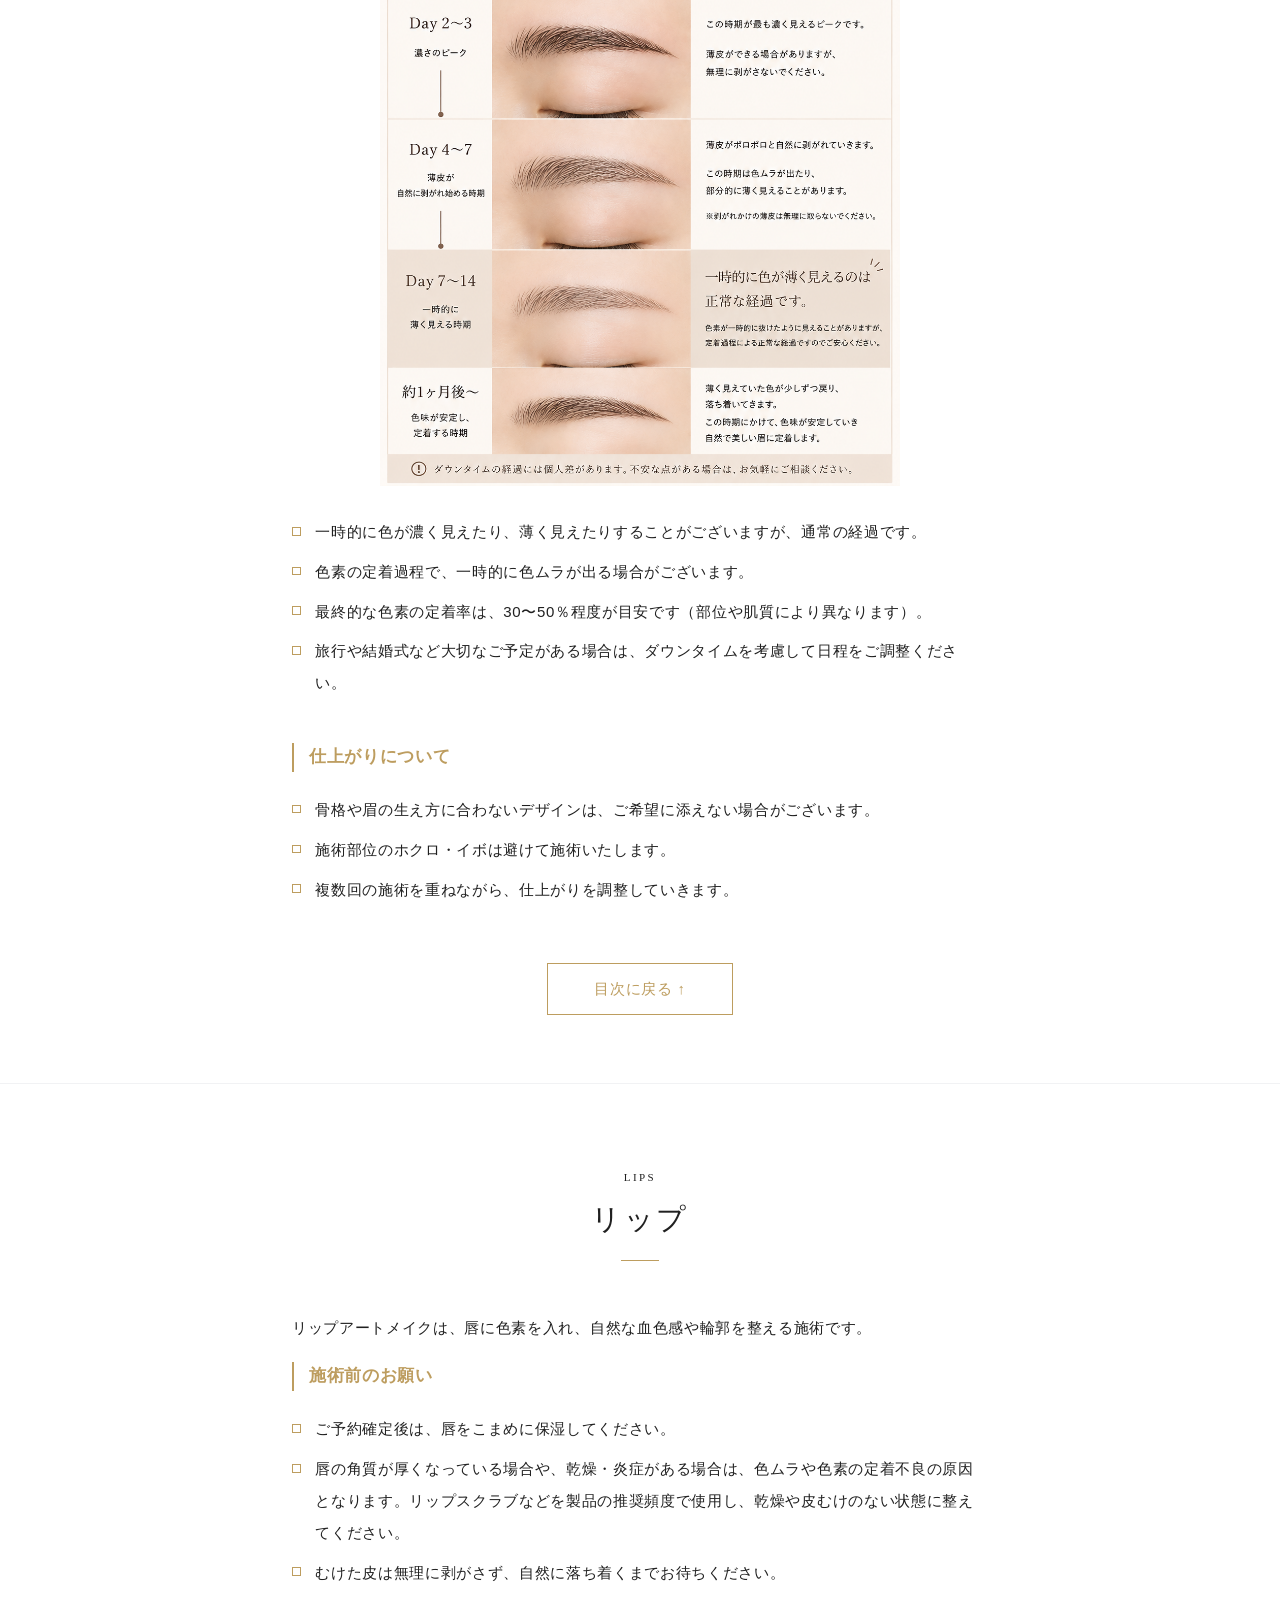
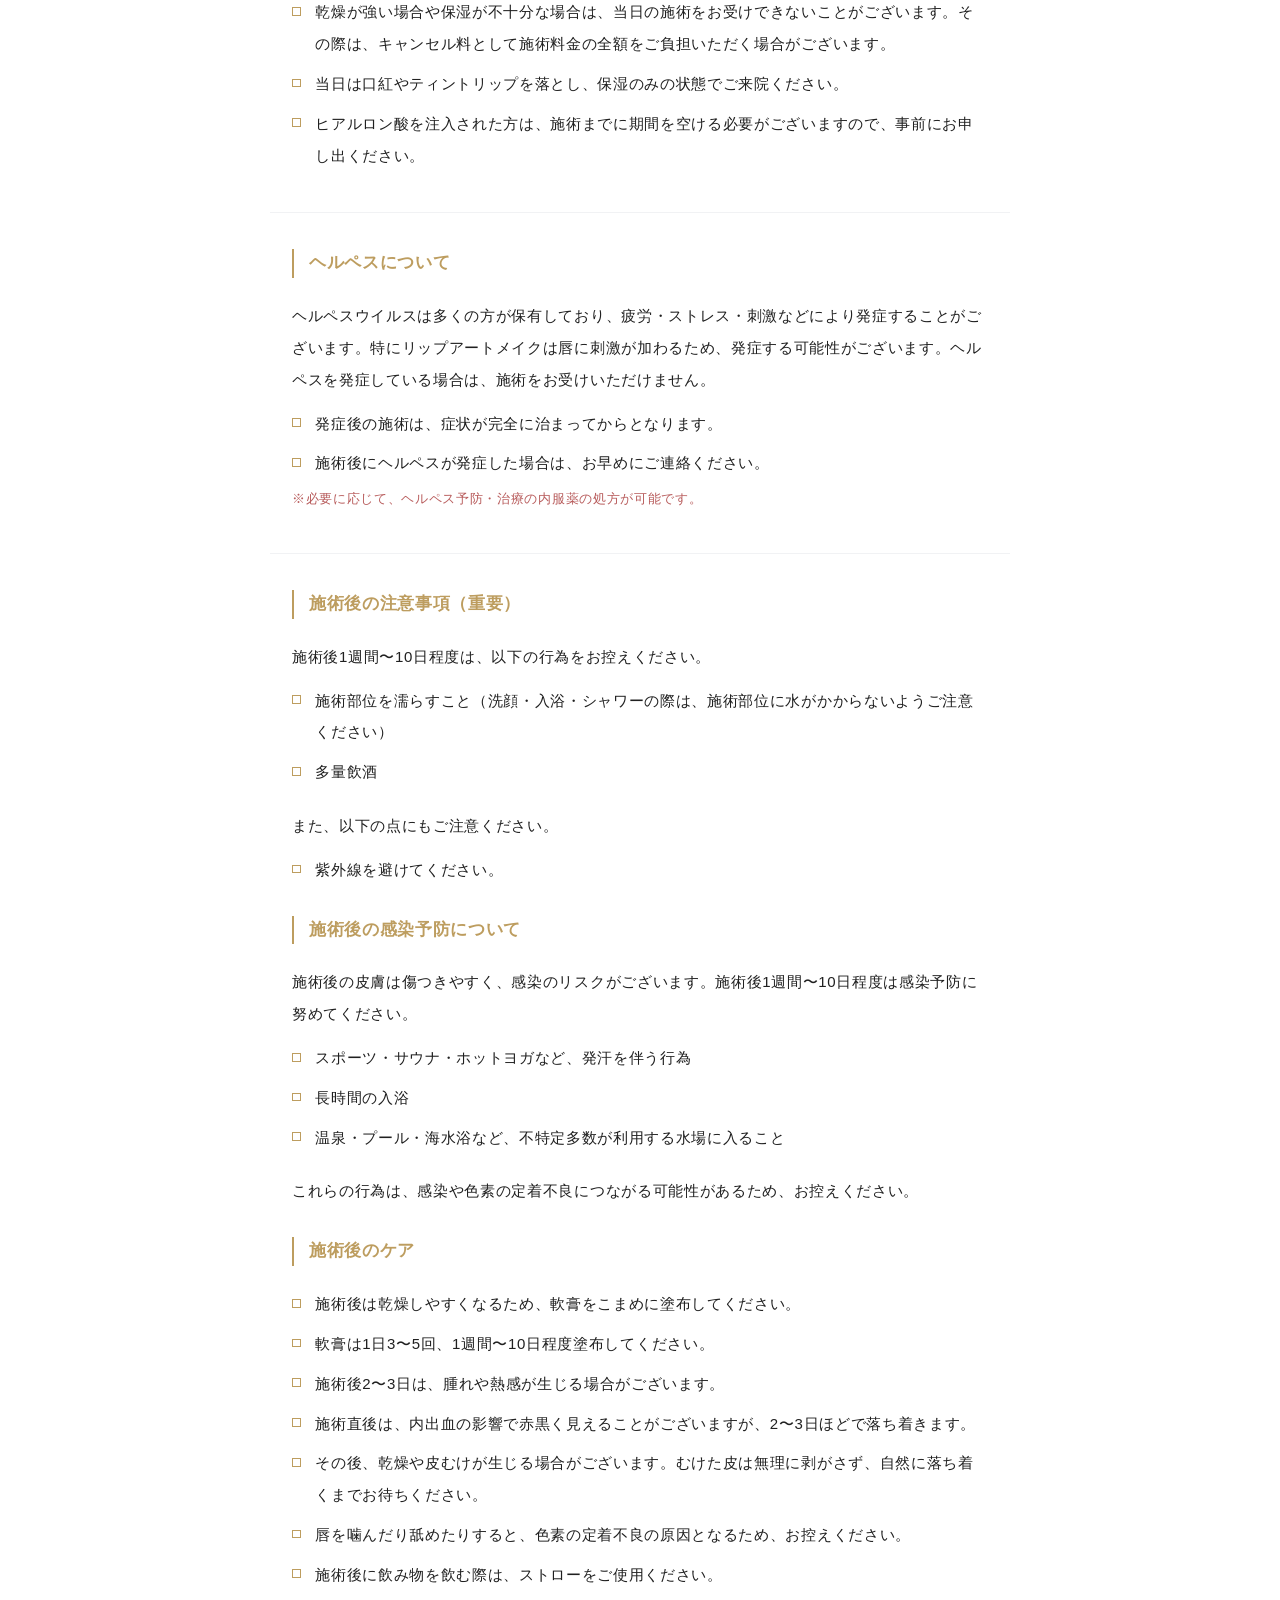
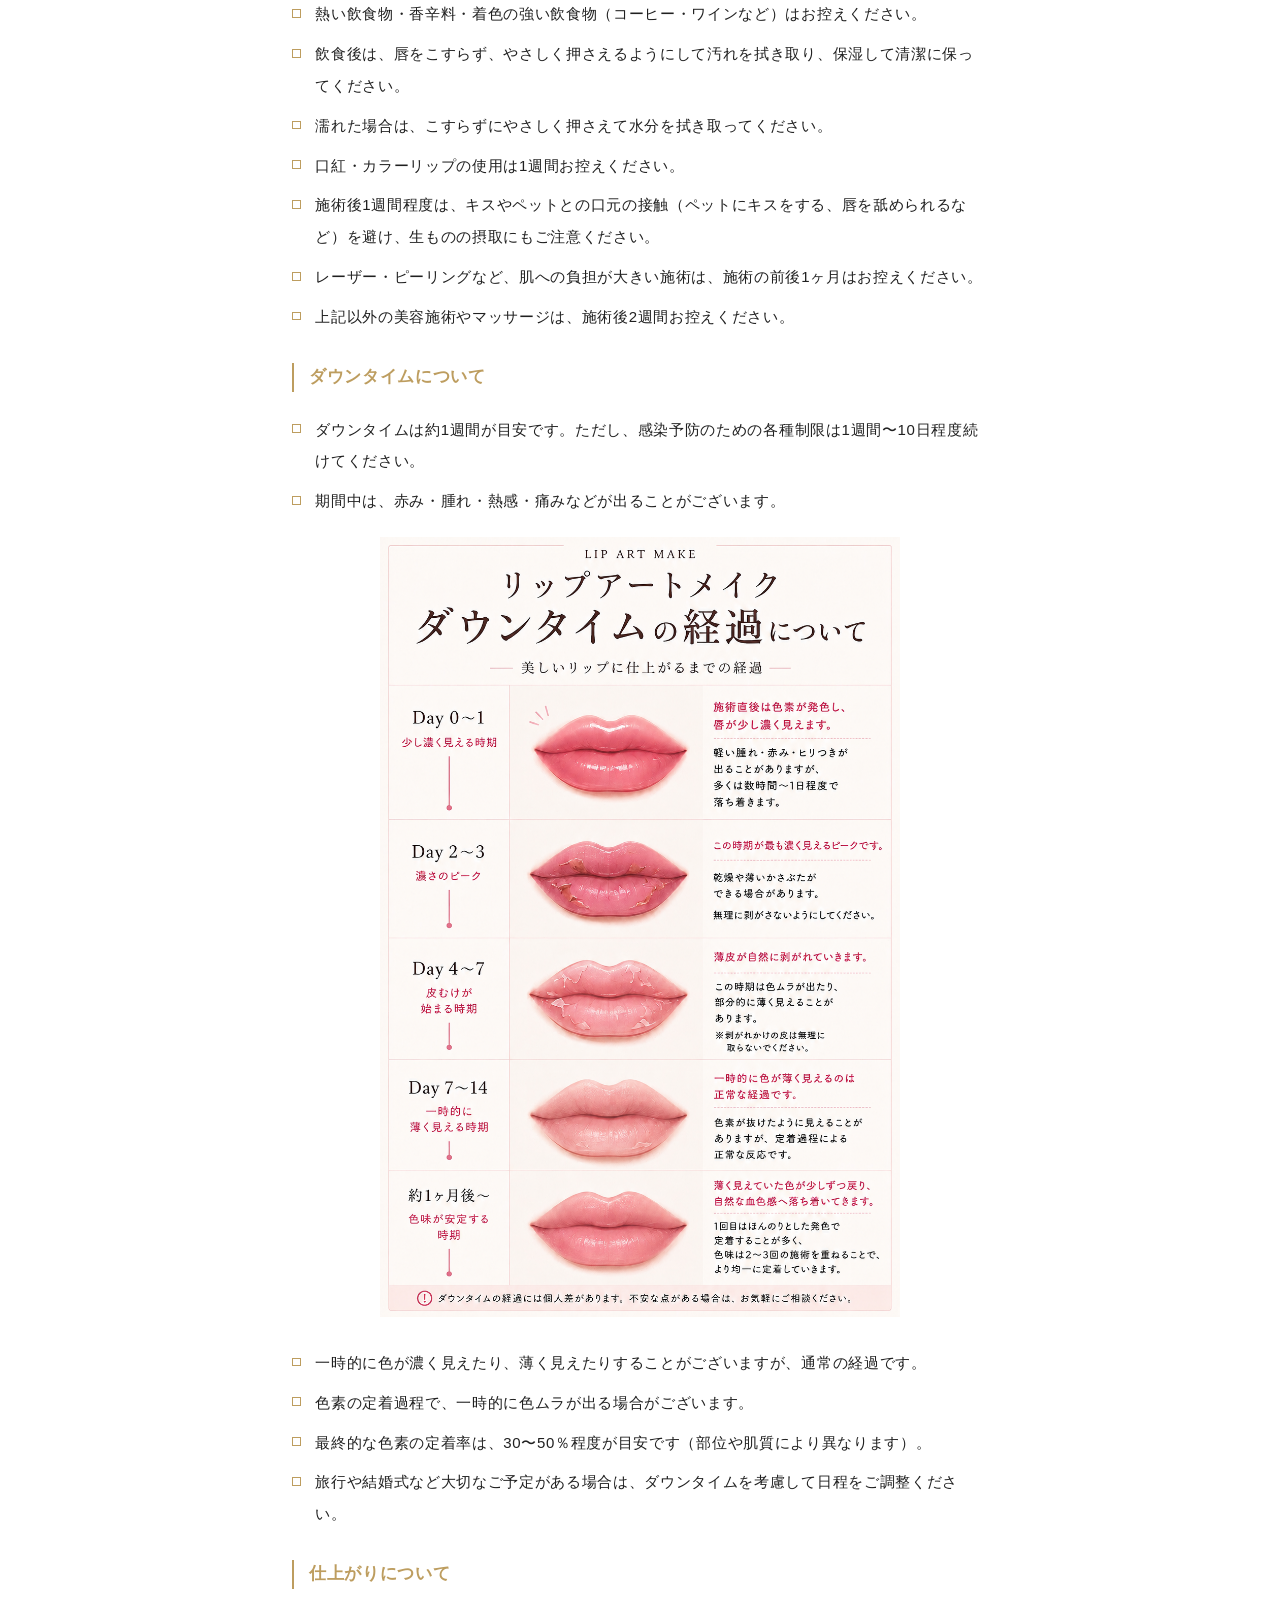
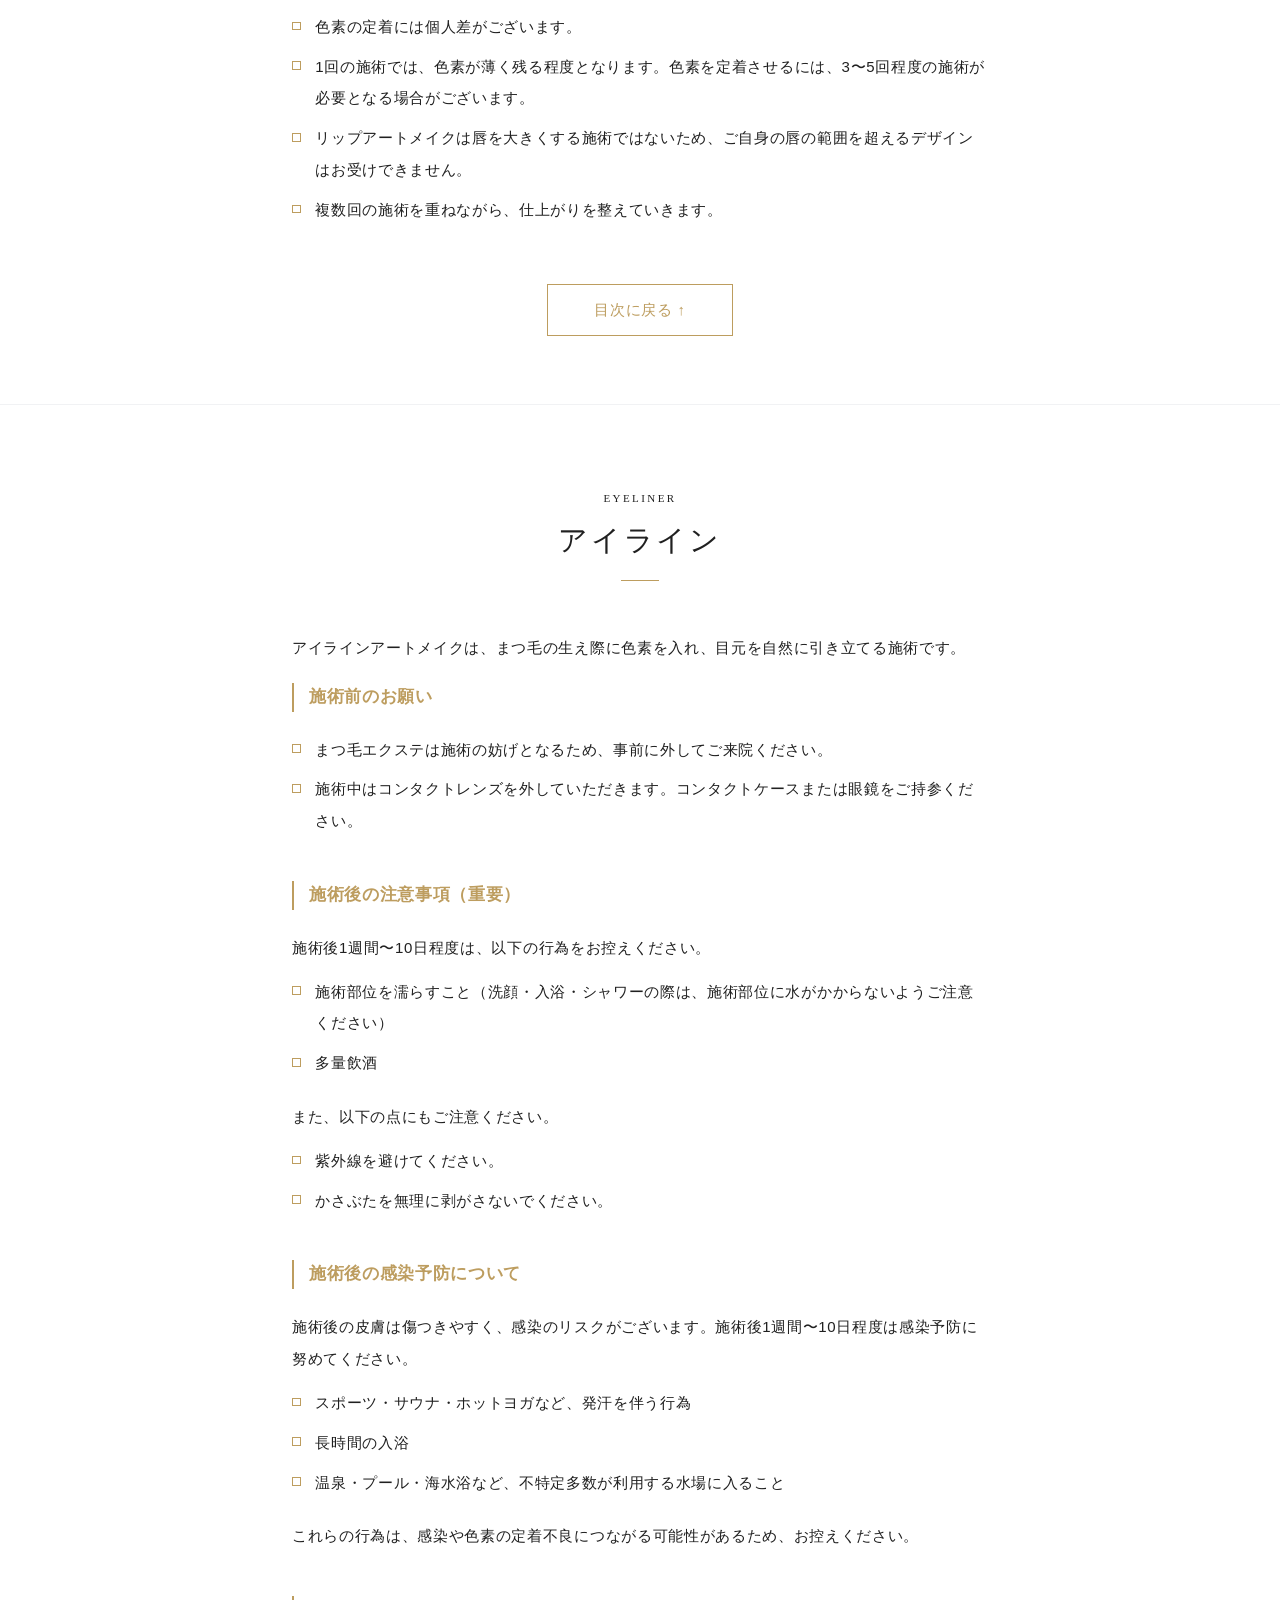
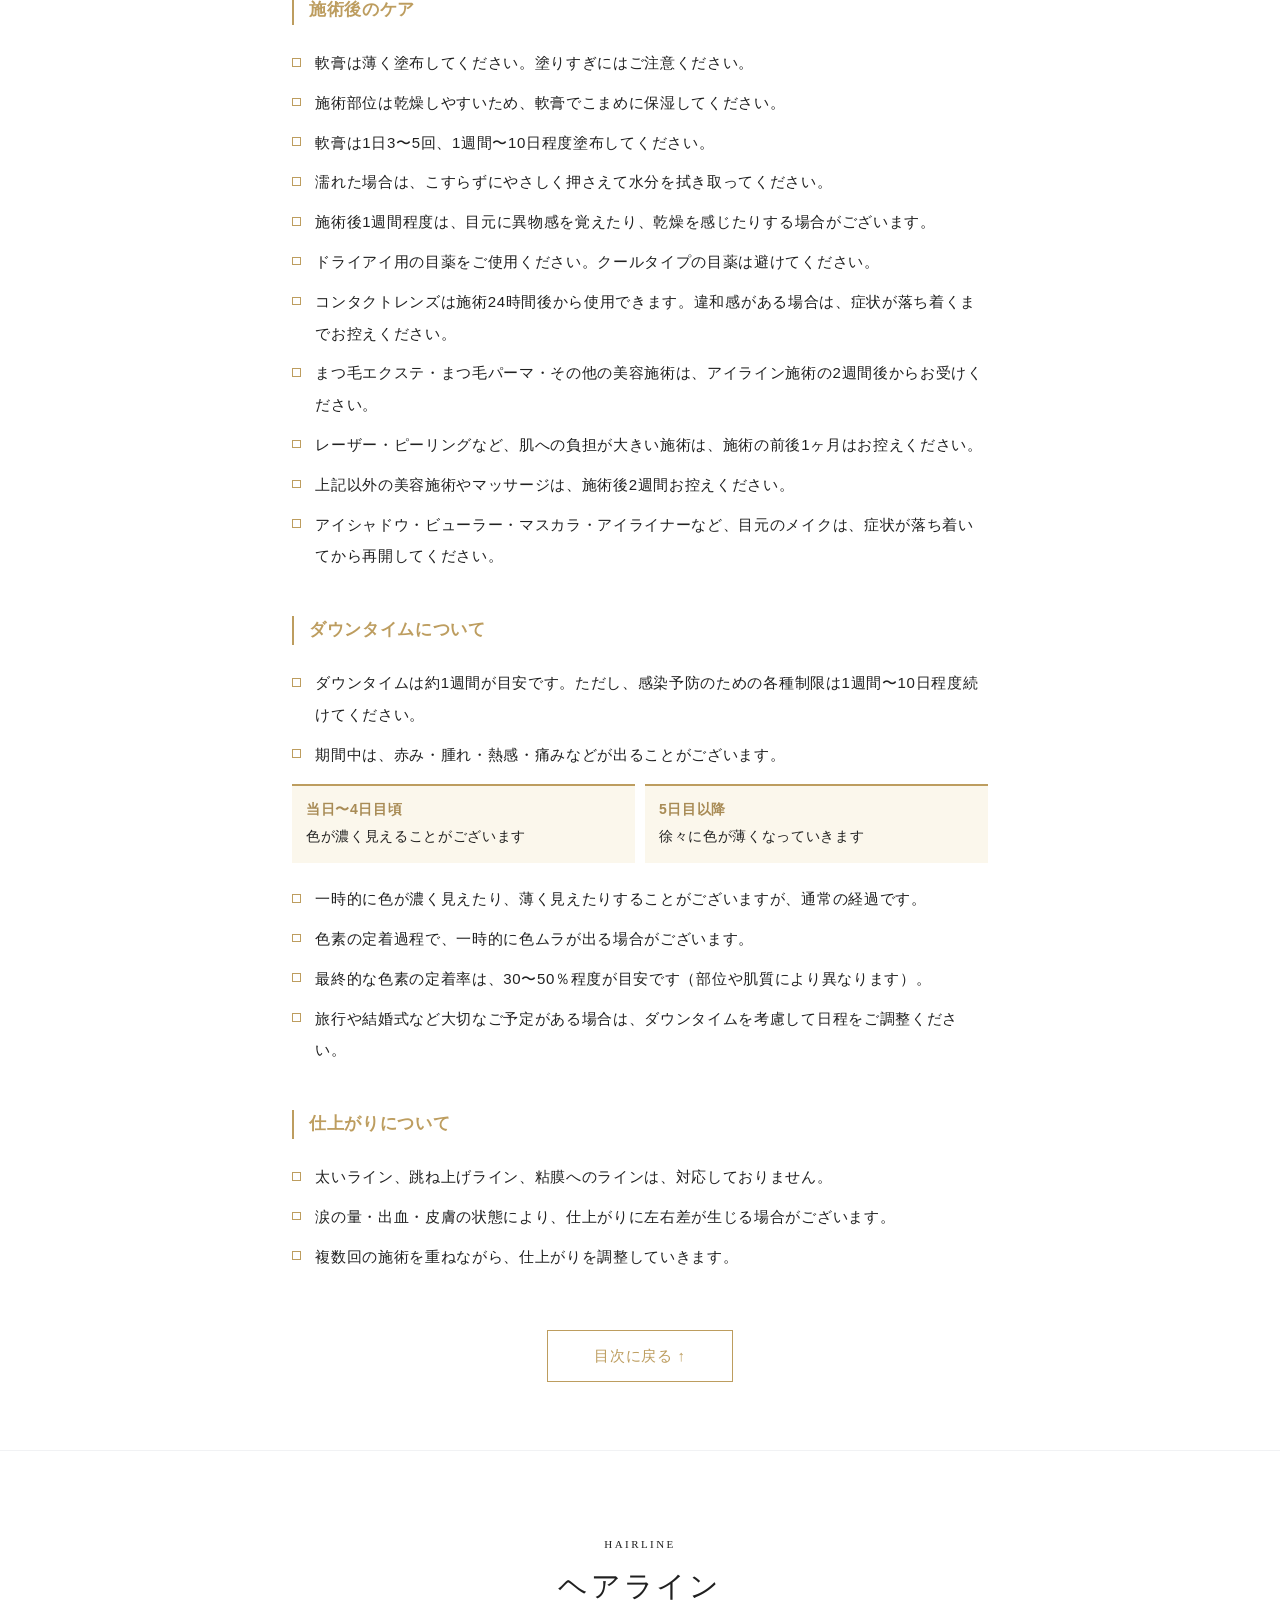
<file: notice.html>
<!DOCTYPE html>

<html lang="ja"><head><meta charset="utf-8"/><meta content="width=device-width, initial-scale=1" name="viewport"/><title>アートメイクの重要事項｜ARTMAKE</title>
<style>
:root{
  --gold:#BD9D5F;
  --red:#B85C5C;
  --ink:#202020;
  --line:#F1F2F4;
  --gold-dark:#A88B55;
  --red-dark:#A64B4B;
  --red-darker:#913D3D;
}

*{box-sizing:border-box}
html{scroll-behavior:smooth;scroll-padding-top:20px}
body{
  margin:0;
  background:#fff;
  color:var(--ink);
  font-family:"Hiragino Kaku Gothic ProN","Yu Gothic","Noto Sans JP",sans-serif;
  font-size:15px;
  font-weight:400;
  line-height:2.15;
  letter-spacing:.045em;
  -webkit-font-smoothing:antialiased;
}
a{color:inherit}
.wrap{width:min(880px,calc(100% - 44px));margin:auto}

.top{position:relative;isolation:isolate;overflow:hidden;background:#fff}
.hero{
  position:relative;
  padding:99px 0 48px;
  text-align:center;
}
.top::before{
  content:"";
  position:absolute;
  inset:0;
  z-index:0;
  pointer-events:none;
    background-size:cover;
  background-position:center center;
  opacity:.74;
}
.hero .wrap{position:relative;z-index:1}
.brand{
  font-family:"Hiragino Mincho ProN","Yu Mincho",serif;
  color:var(--ink);
  font-size:13px;
  font-weight:400;
  letter-spacing:.16em;
}
.hero h1{
  font-family:"Hiragino Mincho ProN","Yu Mincho","Noto Serif JP",serif;
  font-weight:400;
  color:var(--ink);
  font-size:clamp(27px,5.5vw,42px);
  letter-spacing:.11em;
  line-height:1.7;
  margin:0 0 12px;
}
.eyebrow{color:var(--ink);font:12px Georgia,serif;letter-spacing:.24em;margin:0 0 0}
.hero .intro{color:var(--red-dark);font-size:13px;line-height:2.4;display:table;margin:0 auto;text-align:left}
.hero .hero-note{font-family:"Hiragino Mincho ProN","Yu Mincho",serif;color:var(--ink);font-size:13px;line-height:2.2;margin:36px 0 0;text-align:center}

.lead{position:relative;z-index:1;text-align:left;padding:0 0 28px}
.lead .intro{color:var(--ink);font-size:13px;line-height:2.4;display:table;margin:0 auto;text-align:center}
.lead .intro .ph{display:inline-block}
.lead .intro .sent{display:block}
.lead .intro .sent + .sent{margin-top:1.6em}
.lead .intro strong{font-weight:600;color:var(--red)}

.contents{padding:13px 0 0;text-align:center}
.contents-box{
  max-width:740px;
  margin:auto;
  padding:24px 35px 26px;
  background:#fff;
  border:1px solid var(--line);
}
.toc-list{
  text-align:left;
  background:#fff;
  border:1px solid var(--gold);
  padding:24px 28px;
  margin:0 0 30px;
}
.toc-list-title{
  font-family:"Hiragino Mincho ProN","Yu Mincho",serif;
  font-size:18px;
  color:var(--gold);
  letter-spacing:.08em;
  margin-bottom:16px;
}
.toc-entry{
  display:block;
  padding:9px 0;
  color:var(--ink);
  text-decoration:none;
  font-size:14px;
  line-height:1.7;
  border-bottom:1px solid var(--line);
}
.toc-entry:last-child{border-bottom:0}
.toc-entry-common{color:var(--red)}
.toc-entry:hover,.toc-entry:focus-visible{color:var(--gold);text-decoration:underline;text-underline-offset:4px}
.toc-entry-common:hover,.toc-entry-common:focus-visible{color:var(--red)}

.grid{display:grid;grid-template-columns:repeat(2,minmax(0,1fr));gap:12px}
.contents-box .grid{margin-top:0}
.nav-hint{margin:0 0 14px;font-size:13px;line-height:1.8;text-align:center;color:var(--ink)}
.navbtn{
  display:flex;
  flex-direction:column;
  align-items:center;
  justify-content:center;
  min-height:124px;
  padding:18px 10px;
  border:1px solid var(--gold);
  background:#FBF7EC;
  color:var(--ink);
  font-family:"Hiragino Mincho ProN","Yu Mincho",serif;
  font-size:17px;
  font-weight:400;
  line-height:1.6;
  letter-spacing:.025em;
  text-decoration:none;
  transition:background .16s ease,color .16s ease;
}
.navbtn small{font:10px Georgia,serif;letter-spacing:.09em;color:inherit;margin-top:10px}
.navbtn:hover,.navbtn:focus-visible,.navbtn:active,.navbtn.is-selected{
  background:var(--gold);border-color:var(--gold);color:#fff;
}
.navbtn[href="#common"]{background:#FBF3F3;border-color:var(--red-dark);color:var(--red-dark);grid-column:1/-1}
.navbtn[href="#common"]:hover,.navbtn[href="#common"]:focus-visible,.navbtn[href="#common"]:active,.navbtn[href="#common"].is-selected{
  background:var(--red-dark);border-color:var(--red-dark);color:#fff;
}

.group{padding:87px 0 37px;border-top:1px solid var(--line);background:#fff;scroll-margin-top:12px}
#common{padding-top:14px}
#common>h2{color:var(--red)}
.section-kicker{text-align:center;font:11px Georgia,serif;letter-spacing:.22em;color:var(--ink)}
.group h2{
  text-align:center;
  font-family:"Hiragino Mincho ProN","Yu Mincho",serif;
  font-weight:400;
  font-size:clamp(21px,4.5vw,29px);
  letter-spacing:.09em;
  line-height:1.7;
  color:var(--ink);
  margin:12px 15px 15px;
}
.gold-rule{width:38px;height:1px;background:var(--gold);margin:0 auto 51px}
#common .gold-rule{margin-bottom:34px}

.article{max-width:740px;margin:0 auto 41px;padding:0 22px}
.article h3{
  font-family:"Hiragino Kaku Gothic ProN","Yu Gothic","Noto Sans JP",sans-serif;
  font-weight:600;
  font-size:17px;
  line-height:1.7;
  color:var(--gold);
  border-left:2px solid var(--gold);
  padding-left:15px;
  margin:44px 0 22px;
}
.article .procedure-subhead:first-of-type{margin-top:19px}
.article p{margin:0 0 12px;line-height:2.12;overflow-wrap:anywhere}
.downtime-image {
  display: block;
  width: 100%;
  max-width: 520px;
  height: auto;
  margin: 20px auto 30px;
  object-fit: contain;
}
.article .item{padding-left:1.55em;text-indent:-1.55em;margin-bottom:8px}
.article .item + p:not(.item){margin-top:22px}
.article p.opening-description{color:var(--ink)}

.back{text-align:center;font-size:12px;padding:17px 0 31px}
.back a{display:inline-block;color:var(--gold);text-decoration:none;border:1px solid var(--gold);padding:13px 46px;font-size:15px;line-height:1.6;transition:background .16s ease,color .16s ease}
.back a + a{margin-left:10px}
.back a:hover,.back a:focus-visible,.back a:active{background:var(--gold);color:#fff}

.ending{
  text-align:center;
  padding:40px 20px 30px;
  font-family:"Hiragino Mincho ProN","Yu Mincho",serif;
  font-size:14px;
  color:var(--ink);
  line-height:2.3;
}
footer{
  text-align:center;
  border-top:1px solid var(--line);
  padding:25px 10px;
  font:11px Georgia,serif;
  letter-spacing:.2em;
  color:#fff;
  background:var(--gold);
}

@media(max-width:600px){
  .wrap{width:calc(100% - 28px)}
  body{font-size:16px}

  .hero{padding-top:55px;padding-bottom:59px}
  .hero .brand{font-size:11px;line-height:1.5}
  .hero h1{font-size:clamp(25px,6.4vw,34px);line-height:1.45;margin:0 0 17px}
  .hero .eyebrow{font-size:11px;line-height:1.5;margin-bottom:0}
  .hero .intro{font-size:13px;line-height:1.65}
  .hero .hero-note{font-size:11px;line-height:1.9;margin-top:30px}
  .lead{padding-top:0;padding-bottom:20px}
  .lead .intro{font-size:14px;line-height:1.8}

  .contents{padding-top:11px;padding-bottom:0}
  .contents-box{padding:10px 10px 13px}
  .toc-list{padding:10px 13px 8px;margin:0 0 9px}
  .toc-list-title{font-size:17px;line-height:1.45;margin-bottom:5px}
  .toc-entry{font-size:14px;line-height:1.45;padding:4px 0}
  .contents-box .grid{margin-top:0;gap:7px}
  .nav-hint{margin-bottom:10px;font-size:12.5px}
  .navbtn{
    min-width:0;
    min-height:78px;
    padding:8px 4px;
    font-size:14.5px;
    line-height:1.4;
    letter-spacing:0;
    overflow-wrap:anywhere;
    word-break:normal;
  }
  .navbtn small{
    max-width:100%;
    font-size:9.5px;
    letter-spacing:0;
    line-height:1.25;
    margin-top:3px;
    overflow-wrap:anywhere;
    text-align:center;
  }
  #common{padding-top:14px}

  .group{padding:66px 0 27px}
  .gold-rule{margin-bottom:35px}
  #common .gold-rule{margin-bottom:34px}
  .article{padding:0 23px;margin-bottom:34px}
  .article h3{font-size:17px;margin-top:35px}
  .article p{line-height:2.05}

  .ending{font-size:min(14px,calc((100vw - 40px)/28))}
}
@media(max-width:360px){
  .navbtn{min-height:76px;font-size:13px}
}

.article .item:not(.note):not(.plain)::before{
  content:"";display:inline-block;width:.45em;height:.45em;
  border:1px solid var(--gold);
  margin-right:calc(1.55em - .45em - 2px);vertical-align:.1em;
}
.article .plain{padding-left:0;text-indent:0}
.article .note{font-size:13px;color:#B85C5C;line-height:1.9}
.article strong{font-weight:600;color:var(--red)}
.toc-entry::before{
  content:"";display:inline-block;width:.4em;height:.4em;
  border:1px solid var(--gold);margin-right:.8em;vertical-align:.1em;
}
.box-ng,.box-ask{padding:18px 20px 8px;margin:10px 0 22px}
.box-ng{background:#FBF3F3;border-left:3px solid var(--red)}
.box-ask{background:#FBF7EC;border-left:3px solid var(--gold)}
.box-ng>p:first-child,.box-ask>p:first-child{font-weight:600;margin-bottom:14px}
.box-ng>p:first-child{color:var(--red)}
.box-ask>p:first-child{color:var(--gold-dark)}
.box-ng .item:not(.note):not(.plain)::before{border-color:var(--red)}
.box-ask + p{margin-top:4px}
.toc-note{max-width:740px;margin:0 auto 22px;padding:0 6px;text-align:center;font-size:13.5px;line-height:1.95;letter-spacing:.03em}
.toc-note .sent{display:block}
.toc-note .ph{display:inline-block}
.toc-note strong{font-weight:600;color:var(--red)}
.timeline{display:grid;grid-template-columns:repeat(2,minmax(0,1fr));gap:10px;margin:14px 0 20px}
.tl-step{background:#FBF7EC;border-top:2px solid var(--gold);padding:12px 14px 14px}
.tl-term{font-weight:600;font-size:14px;line-height:1.6;color:var(--gold-dark);margin-bottom:4px}
.tl-text{font-size:13.5px;line-height:1.8}
.group .article + .article{border-top:1px solid var(--line);padding-top:6px}
.group .article + .article h3{margin-top:30px}
#common .article.summary{border:1px solid var(--gold);padding:4px 24px 14px;margin-top:10px}
#common .article.summary h3{margin-top:24px}
@media(max-width:600px){
  .box-ng,.box-ask{padding:16px 14px 6px}
  .toc-note{font-size:12.5px;line-height:1.8;margin-bottom:16px}
  .timeline{grid-template-columns:1fr;gap:8px}
  .tl-step{display:flex;gap:14px;align-items:baseline;padding:10px 14px}
  .tl-term{flex:0 0 8.5em;margin:0}
  #common .article.summary{margin-left:14px;margin-right:14px;padding:4px 16px 12px}
  .back a + a{margin-left:0;margin-top:10px}
}
</style>
<style>
.top::before{
  background-image:url("[data-uri]");
}
/* トップバー */
.topbar{background:#fff;height:44px}
.hero{padding:74px 0}
.hero h1{font-size:clamp(30px,6.2vw,48px)}
@media(max-width:600px){
  .topbar{height:44px}
  .hero{padding:57px 0}
  .hero h1{font-size:clamp(26px,7vw,36px)}
}
</style>
</head>
<body>
<div class="topbar"></div>
<div class="top">
<header class="hero">
  <div class="wrap">
    <h1>アートメイクの重要事項</h1>
    <div class="eyebrow">IMPORTANT MATTERS</div>
  </div>
</header>
</div>
<div class="lead wrap">
  <p class="intro" style="font-size:13px;color:#000"><span class="ph">各施術の項目では、施術前のお願いと</span><br><span class="ph">施術後のケア方法をご案内しております。</span></p>
  <p class="intro" style="margin-top:1.4em">
    <span class="sent"><span class="ph">「共通重要事項」は</span><span class="ph"><strong>全員の方が対象です。</strong></span><br><span class="ph">ご希望の施術の項目とあわせて、</span><br><span class="ph"><strong>ご予約の前に</strong></span><span class="ph"><strong>必ずお読みください。</strong></span></span>
  </p>
</div>
<main>
  <section class="contents wrap" id="contents">
    <div class="contents-box">
      <p class="nav-hint">ボタンをタップすると、その項目へ移動します。</p>
      <nav aria-label="重要事項の目次" class="grid">
        <a class="navbtn" href="#common">共通重要事項<small>COMMON INFORMATION</small></a>
        <a class="navbtn" href="#brow">眉毛<small>EYEBROWS</small></a>
        <a class="navbtn" href="#lip">リップ<small>LIPS</small></a>
        <a class="navbtn" href="#eyeline">アイライン<small>EYELINER</small></a>
        <a class="navbtn" href="#hairline">ヘアライン<small>HAIRLINE</small></a>
      </nav></div>
  </section>
  <section class="group" id="common">
    <div class="section-kicker">COMMON INFORMATION</div>
    <h2>共通重要事項</h2>
    <div class="gold-rule"></div>
    <article class="article">
      <h3>アートメイクについて</h3>
      <p><strong>アートメイクは医療行為です。</strong>施術に伴い、以下のような症状やリスクが生じる可能性がございます。あらかじめ十分にご理解いただきますようお願いいたします。</p>
      <p class="item plain">（疼痛／発赤／腫脹／内出血／感染／創傷治癒の遅延／瘢痕／アレルギー／色素沈着／色素の定着不良／色素の変性や拡散 等）</p>
    </article>
    <article class="article">
      <h3>施術をお受けいただけない方</h3>
      <p>持病のある方、通院・治療中の方、内服薬や外用薬を使用中の方は、状態や治療内容によって施術をお受けできない場合がございます。必ず事前にお申し出ください。</p>
      <div class="box-ng">
      <p>以下に該当する方は、施術をお受けいただけません。</p>
      <p class="item">重度の糖尿病（HbA1c7.0以上）</p>
      <p class="item">重度の高血圧</p>
      <p class="item">重度の心臓病</p>
      <p class="item">てんかん</p>
      <p class="item">免疫抑制状態</p>
      <p class="item">ステロイドの長期内服中の方</p>
      <p class="item">抗血栓薬を内服中の方など、出血しやすい方</p>
      <p class="item">ケロイド体質</p>
      <p class="item">全身性感染症</p>
      <p class="item">重度の金属アレルギー</p>
      <p class="item">局所麻酔アレルギー</p>
      <p class="item">妊娠中、または妊娠の可能性がある方（安定期で主治医の許可がある場合を除く）</p>
      <p class="item">施術部位の皮膚疾患（ニキビを含む）</p>
      <p class="item">重度のアトピー性皮膚炎</p>
      <p class="item">発熱・体調不良のある方</p>
      <p class="item">口唇ヘルペス発症中（リップ）</p>
      <p class="item">緑内障・白内障（アイライン）</p>
      <p class="item">まぶたが薄く、毛細血管が透けて見えている方（アイライン）</p>
      </div>
      <div class="box-ask">
      <p>以下に該当する方は、施術の可否を確認いたしますので、必ず事前にお申し出ください。</p>
      <p class="item">高血圧で治療中の方</p>
      <p class="item">授乳中の方</p>
      <p class="item">傷跡のある部位（傷が完治してからの施術となります）</p>
      <p class="item">事前に美容施術を受けた方（内容によっては、当日お受けできない場合がございます）</p>
      </div>
      <p>上記以外の場合も、体調や皮膚の状態によっては、医師・看護師の判断により、施術をお受けできないことがございます。</p>
    </article>
    <article class="article">
      <h3>施術回数・間隔について</h3>
      <p><strong style="color:var(--ink)">アートメイクは1回では完成しません。</strong></p>
      <p class="item">必要な施術回数には個人差がございます。</p>
      <p class="item">通常2〜3回の施術を重ねながら、色素を定着させていきます。</p>
      <p class="item">2回目の施術は、1回目から1〜3ヶ月後が目安です。最短でも4週間以上の間隔を空けていただきます。肌の状態によっては、さらに間隔を空けていただく場合がございます。</p>
      <p class="item">1回目の施術後に色が薄く感じられたり、一部が抜けたりすることがございますが、2回目以降の施術で調整していきます。</p>
      <p class="item">基本の仕上がりが整った後は、1年を目安にメンテナンス（リタッチ）をおすすめしております。</p>
      <p class="item note">※1回の施術のみでの完成をご希望の場合は、施術をお受けできない場合がございます。</p>
    </article>
    <article class="article">
      <h3>定着・色味・肌質について</h3>
      <p>肌質や体質によって、色素の定着には個人差がございます。特に、以下に該当する場合は、色素の定着や仕上がりに影響が出やすくなります。</p>
      <p class="item">脂性肌（オイリー・混合肌）</p>
      <p class="item">施術時の出血が多い方</p>
      <p class="item">瘢痕・傷跡のある部位</p>
      <p class="item">他院でアートメイクを受けたことがある方（修正をご希望の場合を含む）</p>
      <p class="item">ボトックス・ヒアルロン酸などの注入や美容整形、糸リフトなどを受けた方（効果が薄れたあとに、デザインが合わなくなる場合がございます）</p>
      <p>上記に該当する場合、色素が定着しにくく、オレンジ・ピンク・グレーなどに色味が変化する可能性がございます。また、修正できる範囲が限られる場合や、皮膚の状態によっては施術をお受けできない場合がございます。</p>
      <p>他院で受けたアートメイクの上に重ねて施術する場合、既存の色素の影響により、ご希望の色味が出にくいことや、眉の毛並み感が出にくくなることがございます。</p>
    </article>
    <article class="article">
      <h3>仕上がり・デザインについて</h3>
      <p class="item">仕上がりには個人差がございます。</p>
      <p class="item">ご希望どおりの仕上がりを保証するものではございません。</p>
      <p class="item">骨格やお顔の左右差などにより、完全に左右対称の仕上がりにすることは難しい場合がございます。</p>
      <p class="item">デザインについては、施術前に十分にご相談ください。ただし、ミリ単位での細かなご要望や、施術直後から完璧な色味を実現することには対応いたしかねます。</p>
      <p class="item">施術後のデザイン変更は困難です。また、アートメイクは完全に消えるものではありません。</p>
      <p class="item">色素は、十分に定着した場合も、肌のターンオーバーに伴い、徐々に薄くなっていきます。</p>
      <p class="item">時間の経過とともに色素が広がり、線が太く見えたり、毛並み感が失われたりする場合がございます。</p>
    </article>
    <article class="article">
      <h3>MRIについて</h3>
      <p>使用している色素はMRI検査に問題ないとされていますが、今後の検査機器の変更に備え、MRI検査を受ける際は、必ず医療機関および担当医にお伝えください。</p>
    </article>
    <article class="article">
      <h3>ご予約・キャンセルについて</h3>
      <p class="item">無断キャンセルの場合、今後のご予約をお受けできない場合がございます。</p>
      <p class="item">当日のキャンセルは、<strong>キャンセル料が発生する場合がございます。</strong></p>
      <p class="item">遅刻された場合は、施術内容を変更する、または施術をお受けできない場合がございます。</p>
    </article>
    <article class="article">
      <h3>返金・修正について</h3>
      <p class="item">仕上がりがご希望の色や形と異なる場合も、<strong>施術後の返金・無償での修正はお受けしておりません。</strong></p>
    </article>
    <article class="article">
      <h3>自己管理・責任範囲について</h3>
      <p class="item">施術後に自己判断で医薬品の使用や処置を行った場合</p>
      <p class="item">注意事項を守られなかった場合</p>
      <p class="item">ダウンタイム中に不適切なケアを行った場合</p>
      <p>上記に該当する場合に生じた不調やトラブルについては、責任を負いかねる場合がございます。</p>
    </article>
    <article class="article">
      <h3>症例写真について</h3>
      <p class="item">施術部位の写真を撮影する場合がございます。</p>
      <p class="item">症例写真を掲載する際は、事前にご本人の同意をいただき、同意いただいた使用目的および掲載範囲を遵守して使用いたします。無断で使用することはございません。
</p>
    </article>
    <article class="article summary">
      <h3>まとめ</h3>
      <p class="item">アートメイクは医療行為であり、施術にあたっては一定のリスクが伴うことをご理解ください。</p>
      <p class="item">通常2〜3回の施術を重ねながら、仕上がりを整えていきます。</p>
      <p class="item">ダウンタイムは約1週間が目安です。</p>
      <p class="item">施術後の経過や仕上がりは、ご自身のケアや自己管理によって大きく左右されます。</p>
    </article>
    <div class="back"><a href="#contents">目次に戻る ↑</a>
    </div>
  </section>
  <section class="group" id="brow">
    <div class="section-kicker">EYEBROWS</div>
    <h2>眉毛</h2>
    <div class="gold-rule"></div>
    <article class="article">
      <p class="opening-description">眉アートメイクは、皮膚の浅い層に色素を入れ、眉の形や毛並みを整える施術です。</p>
      <h3 class="procedure-subhead">施術前のお願い</h3>
      <p class="item">ボトックス施術後は眉の位置が変化する場合があるため、アートメイクの施術まで1〜2週間ほど間隔を空けることをおすすめしております。</p>
      <p class="item">眉の脱色は、施術日の1週間以上前にお済ませください。</p>
      <p class="item">施術当日は、普段どおりの眉メイクをしてご来院いただけると、デザインの参考になります。</p>
      <h3 class="procedure-subhead">施術後の注意事項（重要）</h3>
      <p>施術後1週間〜10日程度は、以下の行為をお控えください。</p>
      <p class="item">施術部位を濡らすこと（洗顔・入浴・シャワーの際は、施術部位に水がかからないようご注意ください）</p>
      <p class="item">多量飲酒</p>
      <p>また、以下の点にもご注意ください。</p>
      <p class="item">紫外線を避けてください。</p>
      <p class="item">かさぶたを無理に剥がさないでください。</p>
      <h3 class="procedure-subhead">施術後の感染予防について</h3>
      <p>施術後の皮膚は傷つきやすく、感染のリスクがございます。施術後1週間〜10日程度は感染予防に努めてください。</p>
      <p class="item">スポーツ・サウナ・ホットヨガなど、発汗を伴う行為</p>
      <p class="item">長時間の入浴</p>
      <p class="item">温泉・プール・海水浴など、不特定多数が利用する水場に入ること</p>
      <p>これらの行為は、感染や色素の定着不良につながる可能性があるため、お控えください。</p>
      <h3 class="procedure-subhead">施術後のケア</h3>
      <p class="item">軟膏は薄く塗布してください。塗りすぎにはご注意ください。</p>
      <p class="item">施術部位は乾燥しやすいため、軟膏でこまめに保湿してください。</p>
      <p class="item">軟膏は1日3〜5回、1週間〜10日程度塗布してください。</p>
      <p class="item">濡れた場合は、こすらずにやさしく押さえて水分を拭き取ってください。</p>
      <p class="item">施術後は肌の状態が落ち着いてから、眉メイクを再開してください。</p>
      <p class="item">レーザー・ピーリングなど、肌への負担が大きい施術は、施術の前後1ヶ月はお控えください。</p>
      <p class="item">上記以外の美容施術やマッサージは、施術後2週間お控えください。</p>
      <h3 class="procedure-subhead">ダウンタイムについて</h3>
      <p class="item">ダウンタイムは約1週間が目安です。ただし、感染予防のための各種制限は1週間〜10日程度続けてください。</p>
      <p class="item">期間中は、赤み・腫れ・熱感・痛みなどが出ることがございます。</p>
<img
  src="images/brow-downtime.png"
  alt="眉アートメイクのダウンタイムの経過"
  class="downtime-image"
>
      <p class="item">一時的に色が濃く見えたり、薄く見えたりすることがございますが、通常の経過です。</p>
      <p class="item">色素の定着過程で、一時的に色ムラが出る場合がございます。</p>
      <p class="item">最終的な色素の定着率は、30〜50％程度が目安です（部位や肌質により異なります）。</p>
      <p class="item">旅行や結婚式など大切なご予定がある場合は、ダウンタイムを考慮して日程をご調整ください。</p>
      <h3 class="procedure-subhead">仕上がりについて</h3>
      <p class="item">骨格や眉の生え方に合わないデザインは、ご希望に添えない場合がございます。</p>
      <p class="item">施術部位のホクロ・イボは避けて施術いたします。</p>
      <p class="item">複数回の施術を重ねながら、仕上がりを調整していきます。</p>
    </article>
    <div class="back"><a href="#contents">目次に戻る ↑</a>
    </div>
  </section>
   <section class="group" id="lip">
    <div class="section-kicker">LIPS</div>
    <h2>リップ</h2>
    <div class="gold-rule"></div>
    <article class="article">
      <p class="opening-description">リップアートメイクは、唇に色素を入れ、自然な血色感や輪郭を整える施術です。</p>
      <h3 class="procedure-subhead">施術前のお願い</h3>
      <p class="item">ご予約確定後は、唇をこまめに保湿してください。</p>
      <p class="item">唇の角質が厚くなっている場合や、乾燥・炎症がある場合は、色ムラや色素の定着不良の原因となります。リップスクラブなどを製品の推奨頻度で使用し、乾燥や皮むけのない状態に整えてください。</p>
      <p class="item">むけた皮は無理に剥がさず、自然に落ち着くまでお待ちください。</p>
      <p class="item">乾燥が強い場合や保湿が不十分な場合は、当日の施術をお受けできないことがございます。その際は、キャンセル料として施術料金の全額をご負担いただく場合がございます。</p>
      <p class="item">当日は口紅やティントリップを落とし、保湿のみの状態でご来院ください。</p>
      <p class="item">ヒアルロン酸を注入された方は、施術までに期間を空ける必要がございますので、事前にお申し出ください。</p>
    </article>
    <article class="article">
      <h3>ヘルペスについて</h3>
      <p>ヘルペスウイルスは多くの方が保有しており、疲労・ストレス・刺激などにより発症することがございます。特にリップアートメイクは唇に刺激が加わるため、発症する可能性がございます。ヘルペスを発症している場合は、施術をお受けいただけません。</p>
      <p class="item">発症後の施術は、症状が完全に治まってからとなります。</p>
      <p class="item">施術後にヘルペスが発症した場合は、お早めにご連絡ください。</p>
      <p class="item note">※必要に応じて、ヘルペス予防・治療の内服薬の処方が可能です。</p>
    </article>
    <article class="article">
      <h3 class="procedure-subhead">施術後の注意事項（重要）</h3>
      <p>施術後1週間〜10日程度は、以下の行為をお控えください。</p>
      <p class="item">施術部位を濡らすこと（洗顔・入浴・シャワーの際は、施術部位に水がかからないようご注意ください）</p>
      <p class="item">多量飲酒</p>
      <p>また、以下の点にもご注意ください。</p>
      <p class="item">紫外線を避けてください。</p>
      <h3 class="procedure-subhead">施術後の感染予防について</h3>
      <p>施術後の皮膚は傷つきやすく、感染のリスクがございます。施術後1週間〜10日程度は感染予防に努めてください。</p>
      <p class="item">スポーツ・サウナ・ホットヨガなど、発汗を伴う行為</p>
      <p class="item">長時間の入浴</p>
      <p class="item">温泉・プール・海水浴など、不特定多数が利用する水場に入ること</p>
      <p>これらの行為は、感染や色素の定着不良につながる可能性があるため、お控えください。</p>
      <h3 class="procedure-subhead">施術後のケア</h3>
      <p class="item">施術後は乾燥しやすくなるため、軟膏をこまめに塗布してください。</p>
      <p class="item">軟膏は1日3〜5回、1週間〜10日程度塗布してください。</p>
      <p class="item">施術後2〜3日は、腫れや熱感が生じる場合がございます。</p>
      <p class="item">施術直後は、内出血の影響で赤黒く見えることがございますが、2〜3日ほどで落ち着きます。</p>
      <p class="item">その後、乾燥や皮むけが生じる場合がございます。むけた皮は無理に剥がさず、自然に落ち着くまでお待ちください。</p>
      <p class="item">唇を噛んだり舐めたりすると、色素の定着不良の原因となるため、お控えください。</p>
      <p class="item">施術後に飲み物を飲む際は、ストローをご使用ください。</p>
      <p class="item">熱い飲食物・香辛料・着色の強い飲食物（コーヒー・ワインなど）はお控えください。</p>
      <p class="item">飲食後は、唇をこすらず、やさしく押さえるようにして汚れを拭き取り、保湿して清潔に保ってください。</p>
      <p class="item">濡れた場合は、こすらずにやさしく押さえて水分を拭き取ってください。</p>
      <p class="item">口紅・カラーリップの使用は1週間お控えください。</p>
      <p class="item">施術後1週間程度は、キスやペットとの口元の接触（ペットにキスをする、唇を舐められるなど）を避け、生ものの摂取にもご注意ください。</p>
      <p class="item">レーザー・ピーリングなど、肌への負担が大きい施術は、施術の前後1ヶ月はお控えください。</p>
      <p class="item">上記以外の美容施術やマッサージは、施術後2週間お控えください。</p>
      <h3 class="procedure-subhead">ダウンタイムについて</h3>
      <p class="item">ダウンタイムは約1週間が目安です。ただし、感染予防のための各種制限は1週間〜10日程度続けてください。</p>
      <p class="item">期間中は、赤み・腫れ・熱感・痛みなどが出ることがございます。</p>
<img
  src="images/lip-downtime.png"
  alt="リップアートメイクのダウンタイムの経過"
  class="downtime-image"
>
      <p class="item">一時的に色が濃く見えたり、薄く見えたりすることがございますが、通常の経過です。</p>
      <p class="item">色素の定着過程で、一時的に色ムラが出る場合がございます。</p>
      <p class="item">最終的な色素の定着率は、30〜50％程度が目安です（部位や肌質により異なります）。</p>
      <p class="item">旅行や結婚式など大切なご予定がある場合は、ダウンタイムを考慮して日程をご調整ください。</p>
      <h3 class="procedure-subhead">仕上がりについて</h3>
      <p class="item">色素の定着には個人差がございます。</p>
      <p class="item">1回の施術では、色素が薄く残る程度となります。色素を定着させるには、3〜5回程度の施術が必要となる場合がございます。</p>
      <p class="item">リップアートメイクは唇を大きくする施術ではないため、ご自身の唇の範囲を超えるデザインはお受けできません。</p>
      <p class="item">複数回の施術を重ねながら、仕上がりを整えていきます。</p>
    </article>
    <div class="back"><a href="#contents">目次に戻る ↑</a>
    </div>
  </section>
  <section class="group" id="eyeline">
    <div class="section-kicker">EYELINER</div>
    <h2>アイライン</h2>
    <div class="gold-rule"></div>
    <article class="article">
      <p class="opening-description">アイラインアートメイクは、まつ毛の生え際に色素を入れ、目元を自然に引き立てる施術です。</p>
      <h3 class="procedure-subhead">施術前のお願い</h3>
      <p class="item">まつ毛エクステは施術の妨げとなるため、事前に外してご来院ください。</p>
      <p class="item">施術中はコンタクトレンズを外していただきます。コンタクトケースまたは眼鏡をご持参ください。</p>
      <h3 class="procedure-subhead">施術後の注意事項（重要）</h3>
      <p>施術後1週間〜10日程度は、以下の行為をお控えください。</p>
      <p class="item">施術部位を濡らすこと（洗顔・入浴・シャワーの際は、施術部位に水がかからないようご注意ください）</p>
      <p class="item">多量飲酒</p>
      <p>また、以下の点にもご注意ください。</p>
      <p class="item">紫外線を避けてください。</p>
      <p class="item">かさぶたを無理に剥がさないでください。</p>
      <h3 class="procedure-subhead">施術後の感染予防について</h3>
      <p>施術後の皮膚は傷つきやすく、感染のリスクがございます。施術後1週間〜10日程度は感染予防に努めてください。</p>
      <p class="item">スポーツ・サウナ・ホットヨガなど、発汗を伴う行為</p>
      <p class="item">長時間の入浴</p>
      <p class="item">温泉・プール・海水浴など、不特定多数が利用する水場に入ること</p>
      <p>これらの行為は、感染や色素の定着不良につながる可能性があるため、お控えください。</p>
      <h3 class="procedure-subhead">施術後のケア</h3>
      <p class="item">軟膏は薄く塗布してください。塗りすぎにはご注意ください。</p>
      <p class="item">施術部位は乾燥しやすいため、軟膏でこまめに保湿してください。</p>
      <p class="item">軟膏は1日3〜5回、1週間〜10日程度塗布してください。</p>
      <p class="item">濡れた場合は、こすらずにやさしく押さえて水分を拭き取ってください。</p>
      <p class="item">施術後1週間程度は、目元に異物感を覚えたり、乾燥を感じたりする場合がございます。</p>
      <p class="item">ドライアイ用の目薬をご使用ください。クールタイプの目薬は避けてください。</p>
      <p class="item">コンタクトレンズは施術24時間後から使用できます。違和感がある場合は、症状が落ち着くまでお控えください。</p>
      <p class="item">まつ毛エクステ・まつ毛パーマ・その他の美容施術は、アイライン施術の2週間後からお受けください。</p>
      <p class="item">レーザー・ピーリングなど、肌への負担が大きい施術は、施術の前後1ヶ月はお控えください。</p>
      <p class="item">上記以外の美容施術やマッサージは、施術後2週間お控えください。</p>
      <p class="item">アイシャドウ・ビューラー・マスカラ・アイライナーなど、目元のメイクは、症状が落ち着いてから再開してください。</p>
      <h3 class="procedure-subhead">ダウンタイムについて</h3>
      <p class="item">ダウンタイムは約1週間が目安です。ただし、感染予防のための各種制限は1週間〜10日程度続けてください。</p>
      <p class="item">期間中は、赤み・腫れ・熱感・痛みなどが出ることがございます。</p>
      <div class="timeline" aria-label="ダウンタイムの経過">
        <div class="tl-step"><div class="tl-term">当日〜4日目頃</div><div class="tl-text">色が濃く見えることがございます</div></div>
        <div class="tl-step"><div class="tl-term">5日目以降</div><div class="tl-text">徐々に色が薄くなっていきます</div></div>
      </div>
      <p class="item">一時的に色が濃く見えたり、薄く見えたりすることがございますが、通常の経過です。</p>
      <p class="item">色素の定着過程で、一時的に色ムラが出る場合がございます。</p>
      <p class="item">最終的な色素の定着率は、30〜50％程度が目安です（部位や肌質により異なります）。</p>
      <p class="item">旅行や結婚式など大切なご予定がある場合は、ダウンタイムを考慮して日程をご調整ください。</p>
      <h3 class="procedure-subhead">仕上がりについて</h3>
      <p class="item">太いライン、跳ね上げライン、粘膜へのラインは、対応しておりません。</p>
      <p class="item">涙の量・出血・皮膚の状態により、仕上がりに左右差が生じる場合がございます。</p>
      <p class="item">複数回の施術を重ねながら、仕上がりを調整していきます。</p>
    </article>
    <div class="back"><a href="#contents">目次に戻る ↑</a>
    </div>
  </section>
  <section class="group" id="hairline">
    <div class="section-kicker">HAIRLINE</div>
    <h2>ヘアライン</h2>
    <div class="gold-rule"></div>
    <article class="article">
      <p class="opening-description">ヘアラインアートメイクは、生え際や頭皮に色素を入れ、髪の毛があるような自然な印象に整える施術です。</p>
      <h3 class="procedure-subhead">施術前のお願い</h3>
      <p class="item">当日は洗髪して、清潔な状態でご来院ください。</p>
      <p class="item">ヘアカラー・脱色は、施術の前後2週間お控えください。</p>
      <h3 class="procedure-subhead">施術後の注意事項（重要）</h3>
      <p>施術後1週間〜10日程度は、以下の行為をお控えください。</p>
      <p class="item">多量飲酒</p>
      <p>また、以下の点にもご注意ください。</p>
      <p class="item">紫外線を避けてください。</p>
      <p class="item">かさぶたを無理に剥がさないでください。</p>
      <h3 class="procedure-subhead">施術後の感染予防について</h3>
      <p>施術後の皮膚は傷つきやすく、感染のリスクがございます。施術後1週間〜10日程度は感染予防に努めてください。</p>
      <p class="item">スポーツ・サウナ・ホットヨガなど、発汗を伴う行為</p>
      <p class="item">長時間の入浴</p>
      <p class="item">温泉・プール・海水浴など、不特定多数が利用する水場に入ること</p>
      <p>これらの行為は、感染や色素の定着不良につながる可能性があるため、お控えください。</p>
      <h3 class="procedure-subhead">施術後のケア</h3>
      <p class="item">軟膏は薄く塗布してください。塗りすぎにはご注意ください。</p>
      <p class="item">施術部位は乾燥しやすいため、軟膏でこまめに保湿してください。</p>
      <p class="item">軟膏は1日3〜5回、1週間〜10日程度塗布してください。</p>
      <p class="item">濡れた場合は、こすらずにやさしく押さえて水分を拭き取ってください。</p>
      <p class="item">施術当日は、髪にインクが残ることがあるため、服や枕カバーへの付着にご注意ください。</p>
      <p class="item">施術後24時間はシャンプーをお控えください。</p>
      <p class="item">その後は、施術部位を強くこすらないよう注意しながら、やさしく洗髪してください。</p>
      <p class="item">2週間程度は爪を立てての洗髪や強いマッサージはお控えください。</p>
      <p class="item">レーザー・ピーリングなど、肌への負担が大きい施術は、施術の前後1ヶ月はお控えください。</p>
      <p class="item">上記以外の美容施術やマッサージは、施術後2週間お控えください。</p>
      <h3 class="procedure-subhead">ダウンタイムについて</h3>
      <p class="item">ダウンタイムは約1週間が目安です。ただし、感染予防のための各種制限は1週間〜10日程度続けてください。</p>
      <p class="item">期間中は、赤み・腫れ・熱感・痛みなどが出ることがございます。</p>
      <div class="timeline" aria-label="ダウンタイムの経過">
        <div class="tl-step"><div class="tl-term">当日〜4日目頃</div><div class="tl-text">色が濃く見えることがございます</div></div>
        <div class="tl-step"><div class="tl-term">5日目以降</div><div class="tl-text">徐々に色が薄くなっていきます</div></div>
      </div>
      <p class="item">一時的に色が濃く見えたり、薄く見えたりすることがございますが、通常の経過です。</p>
      <p class="item">色素の定着過程で、一時的に色ムラが出る場合がございます。</p>
      <p class="item">最終的な色素の定着率は、30〜50％程度が目安です（部位や肌質により異なります）。</p>
      <p class="item">旅行や結婚式など大切なご予定がある場合は、ダウンタイムを考慮して日程をご調整ください。</p>
      <h3 class="procedure-subhead">仕上がりについて</h3>
      <p class="item">髪質・毛量・肌質により、仕上がりや定着には個人差がございます。</p>
      <p class="item">汗・皮脂・外的刺激により、色ムラや退色が生じる場合がございます。</p>
      <p class="item">髪の分け目やスタイリングにより、見え方が変化する場合がございます。</p>
      <p class="item">複数回の施術を重ねながら、色素の定着を目指します。</p>
    </article>
    <div class="back"><a href="#contents">目次に戻る ↑</a>
    </div>
  </section>
  <div class="ending">
    ご不明な点がございましたら、お気軽にご相談ください。<br>以上の内容をご理解・ご了承のうえ、<br>ご予約をお願いいたします。
  </div>
</main>
<footer>ARTMAKE MANAMI
</footer>
<script>document.addEventListener('DOMContentLoaded',function(){
  const buttons=Array.from(document.querySelectorAll('.navbtn'));
  function sync(){buttons.forEach(function(b){b.classList.toggle('is-selected',b.getAttribute('href')===location.hash);});}
  buttons.forEach(function(b){b.addEventListener('click',function(){buttons.forEach(function(x){x.classList.remove('is-selected');});b.classList.add('is-selected');});});
  window.addEventListener('hashchange',sync);sync();
});</script>
</body>
</html>
</file>
<file: style.css>
:root {
    --main: #DDBFA5;
    --main-dark: #B88666;
    --notice-color: #C8BDB2;
    --guide-line-color: #4A403A;
}

/* ==========================================
   RESET
========================================== */

*{
    margin:0;
    padding:0;
    box-sizing:border-box;
}

body{

    background:#FFFFFF;

    color:#4A403A;

    font-family: "M PLUS Rounded 1c", sans-serif;

    line-height:1.8;

}

/* ==========================================
   TOP BAR
========================================== */

.top-bar {
    background: var(--main);
    height: 50px;
    display: flex;
    align-items: center;
    padding: 0 15px;

    position: relative;
    z-index: 10;

    box-shadow: 0 4px 10px rgba(0, 0, 0, 0.25) !important;
}

.top-bar h1 {
    font-family: "Nunito Sans", sans-serif;

    color: #171411;

    font-size: 14px;
    font-weight: 700;

    letter-spacing: 0.02em;

    margin: 0;
    padding: 0;

    line-height: 1;
    text-align: left;
}

/* ==========================================
   HERO
========================================== */

.hero{
    border-bottom:6px solid var(--main);
}

.hero img{

    width:100%;

    display:block;

    object-fit:cover;

}

/* ==========================================
   CONTAINER
========================================== */

.container{

    width:92%;

    max-width:650px;

    margin:20px auto 30px;

}

/* ==========================================
   CARD
========================================== */

.card{

    background:#fff;

    border-radius:18px;

    padding:24px;

    margin-bottom:24px;

    border:1px solid #E9E9E9;

    box-shadow:0 4px 16px rgba(0,0,0,.04);

}

.card h2{

    font-size:30px;

    text-align:center;

    margin-bottom:10px;

}

.clinic-name{

    text-align:center;

    color:#A18470;

    margin-bottom:8px;

}

.page-title{

    text-align:center;

    font-size:18px;

    letter-spacing:2px;

}

/* ==========================================
   NOTICE
========================================== */

.notice h3{

    color:#B85C5C;
    font-size: 18px;
    margin-bottom:18px;

}

.notice-box {
    background: transparent;
    border: none;
    padding: 0;
    border-radius: 0;
    margin-top: 15px;
}

.notice-box h4{

    margin-bottom:8px;

}

/* ==========================================
   MENU / メニューカテゴリー（アコーディオン）
========================================== */

.menu-list{
    display:flex;
    flex-direction:column;
    gap:14px;
    margin-top:20px;
}

/* カテゴリー全体の枠線色は、下のメニュー別カラーと連動 */
.menu-category{
    overflow:hidden;
    border:1.5px solid #E5DDD5;
    border-radius:12px;
    background:#FFFFFF;
}

.menu-category-brow{ border-color:#D9BD58; }
.menu-category-lip{ border-color:#D9A5AC; }
.menu-category-eyeliner{ border-color:#A8C8D8; }
.menu-category-hairline{ border-color:#AFC49E; }
.menu-category-other{ border-color:#E5DDD5; }

.menu-category-toggle{
    width:100%;
    display:flex;
    align-items:center;
    justify-content:space-between;
    gap:12px;
    padding:15px 16px;
    border:0;
    background:#FAFAFA;
    color:#4A403A;
    font:inherit;
    font-weight:600;
    text-align:left;
    cursor:pointer;
    transition:background .2s ease;
}

.menu-category-brow .menu-category-toggle{ background:#F8E8A8; }
.menu-category-lip .menu-category-toggle{ background:#F6D9DC; }
.menu-category-eyeliner .menu-category-toggle{ background:#DCEBF2; }
.menu-category-hairline .menu-category-toggle{ background:#DDE8D2; }

.menu-category-toggle:hover{
    filter:brightness(.98);
}

.menu-category-toggle:focus-visible{
    outline:2px solid #8B6752;
    outline-offset:-3px;
}

.menu-category-arrow{
    flex:0 0 auto;
    font-size:13px;
    transition:transform .2s ease;
}

.menu-category-toggle[aria-expanded="true"] .menu-category-arrow{
    transform:rotate(180deg);
}

.menu-category-options{
    display:flex;
    flex-direction:column;
    gap:8px;
    padding:12px;
    border-top:1px solid rgba(74,64,58,.12);
}

.menu-category-options[hidden]{
    display:none;
}

.menu-item{
    display:flex;
    align-items:center;
    gap:10px;
    background:#FAFAFA;
    border:1px solid #E5DDD5;
    border-radius:10px;
    padding:14px 16px;
    cursor:pointer;
    transition:background .25s, border-color .25s;
}

.menu-item:hover{
    filter:brightness(.98);
}

.menu-item input{
    flex:0 0 auto;
}

/* ==========================================
   RADIO
========================================== */

.visit-type{

    display:flex;

    justify-content:space-around;

    margin-top:18px;

}

.visit-type label{

    font-size:18px;

}

/* ==========================================
   BUTTON
========================================== */

#nextButton{

    width:100%;

    border:none;

    background:var(--main);

    color:#fff;

    font-size:18px;

    padding:18px;

    border-radius:14px;

    cursor:pointer;

    transition:.25s;

}

#nextButton:hover{

    opacity:.9;

}

/* 空き状況を見る：押している間だけ濃いベージュ */
#nextButton:active{
    background:var(--main-dark);
    opacity:1;
}

/* ===============================
   タイトル
================================ */


.title-card{

    text-align:center;

    padding-top:15px;

    padding-bottom:15px;

    margin-bottom:15px;

}

.title-card .main-title{

    font-family: "M PLUS Rounded 1c", sans-serif;

    font-size: 14px;

    font-weight: 400;


    text-align: center;

    line-height: 1.4;

    letter-spacing: 0.02em;

}

.sub-title {
    font-family: "M PLUS Rounded 1c", sans-serif;
    font-size: 16px;
    font-weight: 700;
    text-align: center;
    line-height: 1.4;
    letter-spacing: 0.02em;
    margin-top: 8px;
    margin-bottom: 15px;
}


/* ===========================
   カレンダー
=========================== */

.calendar-grid{

    display:grid;

    grid-template-columns:repeat(7,1fr);

    gap:8px;

    margin-top:20px;

}

.calendar-grid div{

    text-align:center;

    font-weight:600;

    color:#9A887A;

}

.day-button{

    aspect-ratio:1;

    border:none;

    border-radius:16px;

    background:var(--main);

    color:white;

    cursor:pointer;

    font-size:15px;

    transition:
    background .2s ease,
    transform .18s ease,
    box-shadow .18s ease,
    border .18s ease;

}

@media (hover: hover){
    .day-button:hover{
        background:var(--main-dark);
        color:white;
    }
}

.day-button:active{

    background:var(--main-dark);

    color:white;

}

.time-button{

    width:100%;

    padding:15px;

    margin-top:10px;

    border:none;

    border-radius:12px;

    background:white;

    border:1px solid var(--main);

    cursor:pointer;

    font-size:15px;

    transition:.2s;

}

@media (hover: hover){
    .time-button:hover{
        background:var(--main-dark);
        color:white;
    }
}

.time-button:active{

    background:var(--main-dark);

    color:white;

}

.calendar-header{

    display:flex;

    justify-content:space-between;

    align-items:center;

    margin-top:15px;

}

.calendar-header button{

    border:none;

    background:white;

    width:42px;

    height:42px;

    border-radius:50%;

    cursor:pointer;

    font-size:18px;

}

.day-button:disabled{

    background:#F3F1EF;

    color:#D2CDC8;

    cursor:not-allowed;

}

.day-button.full{
background: #FFFFFF !important;
color: #888888 !important;
border: 1px solid #D9D9D9;
cursor: not-allowed;
}


.day-button.selected{

    background:var(--main-dark);

    color:white;

    transform:scale(1.08);

    border:3px solid rgba(255,255,255,.95);

    box-shadow:0 6px 16px rgba(0,0,0,.18);

    z-index:2;

}

.disabled-day{

    opacity:0.45;

}

.form-group{

    margin-top:18px;

}

.form-group label{

    display:block;

    margin-bottom:6px;

    color:#8A7768;

    font-size:14px;

}

.form-group input{

    width:100%;

    padding:12px;

    border:1px solid #D8CDC3;

    border-radius:10px;

    font-size:15px;

    box-sizing:border-box;

}

.next-form{

    width:100%;

    margin-top:24px;

    padding:15px;

    border:none;

    border-radius:12px;

    background:var(--main);

    color:white;

    font-size:16px;

    cursor:pointer;

}

.radio-group{

    display:flex;

    justify-content:center;

    gap:40px;

    margin-top:18px;

}

.radio-group label{

    display:flex;

    align-items:center;

    gap:8px;

    font-size:16px;

    cursor:pointer;

}

.radio-group input[type=radio]{

    accent-color:var(--main);

    width:18px;

    height:18px;

}

textarea{

    width:100%;

    min-height:120px;

    padding:14px 16px;

    border:1px solid #ddd;

    border-radius:16px;

    font-size:16px;

    box-sizing:border-box;

    resize:vertical;

}

.price-note{
    font-size:13px;
    color:#C56A7C;
    margin:8px 0 18px;
    line-height:1.6;
}

/* ===== 予約完了画面 ===== */

.complete-box{

    text-align:center;

    padding:60px 40px;

}

.complete-title-small{

    font-size:16px;

    color:#7b675c;

    margin-bottom:24px;

    font-family:"Yu Mincho","Hiragino Mincho ProN",serif;

}

.complete-title{

    font-size:15px;

    font-weight:700;

    white-space: nowrap;

    display:flex;

    justify-content:center;

    align-items:center;

    color:#3d342f;

    line-height:1.4;

    margin-bottom:8px;

    font-family:"Yu Mincho","Hiragino Mincho ProN",serif;

}

.complete-emoji{

    font-size:30px;

    text-align:center;

    margin:0 0 24px;

}

.complete-text{

    font-size:15px;

    color:#6d625c;

    line-height:1.8;

    font-family:"Yu Mincho","Hiragino Mincho ProN",serif;

}

.confirm-title{
    font-size:30px;
    font-weight:700;
    color:#2F2A27;
    margin-bottom:30px;
    text-align:center;
}

.confirm-item{
    padding:18px 0;
    border-bottom:1px solid #ECE6E0;
}

.confirm-item .label{
    display:block;
    font-size:14px;
    color:#9B8D83;
    margin-bottom:8px;
    letter-spacing:.05em;
}

.confirm-item .value{
    display:block;
    font-size:20px;
    color:#2F2A27;
    line-height:1.7;
    word-break:break-word;
}

.day-button.two-left{

    background:#F5D547 !important;

    color:white;

}

.day-button.one-left{

    background:#D96A6A !important;

    color:white;

}

.day-button.two-left.selected{

    background:#E3C133 !important;

    color:white;

}

.day-button.one-left.selected{

    background:#C95858 !important;

    color:white;

}

.next-form.loading{

    background:#8B6752;

    color:#fff;

    cursor:not-allowed;

    transform:scale(.97);

    opacity:.88;

    box-shadow:
        inset 0 3px 10px rgba(0,0,0,.12),
        0 2px 8px rgba(0,0,0,.12);

}

/* =========================
   メニュー別カラー・枠線
   既存の背景色を維持し、枠線も同系色に統一
========================= */

/* 眉 → 薄いひまわり色 */
.menu-item:has(input[value="眉"]),
.menu-item:has(input[value="眉＋リップセット"]){
    background:#F8E8A8;
    border-color:#D9BD58;
}

/* リップ → 薄いピンク */
.menu-item:has(input[value="リップ"]),
.menu-item:has(input[value="リップ2回セット"]) {
    background:#F6D9DC;
    border-color:#D9A5AC;
}

/* アイライン → 薄い空色 */
.menu-item:has(input[value="アイライン上"]),
.menu-item:has(input[value="アイライン下"]),
.menu-item:has(input[value="アイライン上下セット"]) {
    background:#DCEBF2;
    border-color:#A8C8D8;
}

/* ヘアライン → 薄い葉っぱ色 */
.menu-item:has(input[value="ヘアライン（M字 or 分け目）"]),
.menu-item:has(input[value="ヘアライン（M字・分け目）"]),
.menu-item:has(input[value="ヘアライン全体"]) {
    background:#DDE8D2;
    border-color:#AFC49E;
}

/* ================================
   予約方法ガイド：ベージュカラー
================================ */

.reservation-guide {
    
    padding: 40px 30px;
    border: 1px solid #4A403A;
}

.guide-title {
    margin: 0 0 24px;
    color: #4A403A;
    font-size: 18px;
    font-weight: 600;
}

.guide-steps {
    text-align: left;
    max-width: 330px;
    margin: 0 auto;
}

.guide-steps p {
    margin: 0;
    font-size: 17px;
    line-height: 1.8;
    color: #3f3935;
}

.guide-steps span {
    display: block;
    margin: 4px 0;
    font-size: 18px;
    color: #6f625a;
}

.guide-divider {
    display: block;
    width: 85%;
    height: 0;
    margin: 28px auto;
    border: none;
    border-top: 1px dashed var(--guide-line-color);
}

.guide-contact {
    margin: 32px auto 0;
    max-width: 330px;
    text-align: left;
    font-size: 15px;
    line-height: 1.9;
    color: #4f4742;
}

/* =========================
   施術歴：スマホ2列表示
========================= */

@media (max-width: 600px) {

    #customerForm .form-group:has(input[name="historyType"]) .radio-group {

        display: grid;

        grid-template-columns: 1fr 1fr;

        gap: 14px 12px;

    }

    #customerForm .form-group:has(input[name="historyType"]) .radio-group label {

        width: 100%;

        display: flex;

        align-items: center;

        gap: 8px;

        margin: 0;

    }

    #customerForm .form-group:has(input[name="historyType"]) .radio-group input[type="checkbox"] {

        width: 18px;

        height: 18px;

        flex-shrink: 0;

        accent-color: var(--main);

    }

}


/* =========================
   施術歴日：入力欄の幅を統一
========================= */

#historyDetailArea {

    width: 100%;
    max-width: 100%;
    min-width: 0;

    box-sizing: border-box;

}

#historyDetailArea > div {

    width: 100%;
    max-width: 100%;
    min-width: 0;

    box-sizing: border-box;

}

#historyDetailArea input[type="date"],
#historyDetailArea input[type="text"] {

    display: block;

    width: 100%;
    max-width: 100%;
    min-width: 0;

    height: 48px;

    padding: 12px;

    border: 1px solid #D8CDC3;

    border-radius: 10px;

    font-size: 15px;

    font-family: inherit;

    box-sizing: border-box;

    background: #fff;

    -webkit-appearance: none;
    appearance: none;

}


/* =========================
   施術歴詳細：横幅はフォームと完全統一
========================= */

#customerForm .form-group #historyDetailArea {

    width: 100%;
    max-width: 100%;

}

#customerForm .form-group #historyDetailArea input {

    width: 100%;
    max-width: 100%;

}

/* =================================
   16:15以降を1つの枠にまとめる
================================= */

.late-time-group {
    width: 100%;
    margin-top: 10px;
    padding: 0;

    box-sizing: border-box;

    background: #fff;

    border: 1px solid var(--main);
    border-radius: 12px;

    overflow: hidden;
}


/* 中の時間 */

.late-time-button {
    display: block;

    width: 100%;

    /* 通常ボタンと同じくらいの高さ */
    padding: 15px;

    margin: 0 !important;

    border: none !important;
    border-radius: 0 !important;

    background: #fff;

    box-shadow: none !important;

    font-size: 15px;
    line-height: normal;

    box-sizing: border-box;
}


/* 時間同士の区切り */

.late-time-button + .late-time-button {
    border-top: 1px solid #E8DED6 !important;
}


/* タップ時 */

@media (hover: hover){
    .late-time-button:hover {
        background: var(--main-dark);
        color: white;
    }
}

.late-time-button:active {
    background: var(--main-dark);
    color: white;
}

/* =================================
   サイドメニュー
================================= */

/* トップバー内 */
.top-bar-inner {
    width: 100%;
    display: flex;
    align-items: center;
    position: relative;
}

/* ハンバーガーボタン */
.menu-button {
    width: 40px;
    height: 40px;
    border: none;
    background: transparent;
    color: #171411;
    font-size: 23px;
    line-height: 1;
    display: flex;
    align-items: center;
    justify-content: center;
    padding: 0;
    margin: 0 2px 0 -5px;
    cursor: pointer;
    transform: translateY(-2px);
}


/* =================================
   サイドメニュー本体
================================= */

.side-menu {
position: fixed;
top: 0;
left: 0;
width: 280px;
max-width: 78vw;
height: 100vh;
height: 100dvh;
background: #FFFFFF;
z-index: 1001;
padding: 30px 24px 40px;
box-shadow: 8px 0 30px rgba(0, 0, 0, .08);
transform: translateX(-100%);
transition: transform .3s ease;
overflow-y: auto;
}


.side-menu.open {
    transform: translateX(0);
}


/* =================================
   背景
================================= */

.side-overlay {
    position: fixed;
    inset: 0;

    background: rgba(45, 35, 30, .38);

    z-index: 1000;

    opacity: 0;
    visibility: hidden;

    transition:
        opacity .3s ease,
        visibility .3s ease;
}

.side-overlay.open {
    opacity: 1;
    visibility: visible;
}



/* =================================
   ようこそ ○○様
================================= */

.side-menu-welcome {
    margin: 0 0 26px;
    padding-bottom: 20px;

    text-align: center;

    color: #4A403A;

    font-family:
        "Yu Mincho",
        "Hiragino Mincho ProN",
        serif;

    font-size: 17px;
    font-weight: 400;

    letter-spacing: .04em;

    border-bottom: 1px solid #E8E2DE;
}


/* =================================
   ブランド名
================================= */

.side-menu-brand {
    margin: 0 0 15px;

    padding: 0;

    color: #8A817B;

    font-family:
        "Yu Mincho",
        "Hiragino Mincho ProN",
        serif;

    font-size: 15px;
    font-weight: 400;

    letter-spacing: .05em;

    border: none;
}


/* =================================
   メニュー一覧
================================= */

.side-menu-list {
    display: flex;
    flex-direction: column;

    margin: 0;
    padding: 0;
}


/* =================================
   メニュー項目
================================= */

.side-menu-list button {
    width: 100%;

    min-height: 58px;

    display: flex;
    align-items: center;

    gap: 22px;

    padding: 12px 2px;

    border: none;
    border-bottom: none;

    background: transparent;

    color: #3F3935;

    font-family:
        "M PLUS Rounded 1c",
        sans-serif;

    font-size: 16px;
    font-weight: 400;

    text-align: left;

    cursor: pointer;

    transition:
        background .2s ease,
        color .2s ease;
}


/* =================================
   アイコン
================================= */

.side-menu-icon {
    width: 38px;
    min-width: 38px;

    display: flex;
    align-items: center;
    justify-content: center;

    color: #8A837E;

    font-size: 27px;
    line-height: 1;
    text-align: center;
}


/* =================================
   メニュー文字
================================= */

.side-menu-text {
    flex: 1;

    color: #3F3935;

    letter-spacing: .02em;
}


/* =================================
   ホバー
================================= */

.side-menu-list button:hover {
    background: #F7F3EF;
    color: #7B675C;
}

.side-menu-list button:hover .side-menu-icon {
    color: #7B675C;
}

.side-menu-list button:hover .side-menu-text {
    color: #7B675C;
}


/* =================================
   スマホ
================================= */

@media (max-width: 600px) {
    .side-menu {
        width: 270px;
        max-width: 78vw;
        padding:
            30px
            22px
            36px;
    }

    .side-menu-welcome {
        font-size: 16px;
        margin-bottom: 20px;
    }

    .side-menu-brand {
        font-size: 14px;
        margin-bottom: 15px;
    }

    .side-menu-list button {
        min-height: 58px;
        gap: 20px;
        font-size: 16px;
    }

    .side-menu-icon {
        width: 36px;
        min-width: 36px;
        font-size: 26px;
    }

}


/* 年・月・日プルダウン */
.date-select-row {
    display: flex;
    gap: 8px;
    width: 100%;
}

.date-select-row select {
    flex: 1;
    min-width: 0;
    height: 48px;
    padding: 8px 10px;
    border: 1px solid #D8CEC6;
    border-radius: 8px;
    background: #fff;
    color: #4A403A;
    font-family: "M PLUS Rounded 1c", sans-serif;
    font-size: 16px;
}

.date-select-row select:focus {
    outline: none;
    border-color: #C68F5B;
}


/* ==========================================
   初診：重要事項確認（既存スタイルに影響しない専用クラス）
========================================== */
.important-confirm-box {
    margin-top: 26px;
    padding: 20px 16px;
    background: #F9F5F1;
    border: 1px solid #E5DDD5;
    border-radius: 12px;
}
.important-confirm-title {
    color: #4A403A;
    font-size: 17px;
    font-weight: 700;
    margin-bottom: 10px;
}
.important-confirm-description {
    color: #6D625C;
    font-size: 14px;
    line-height: 1.8;
    margin-bottom: 16px;
}
.important-confirm-link {
    display: block;
    width: 100%;
    padding: 13px 12px;
    background: var(--main);
    color: #fff;
    border-radius: 10px;
    text-align: center;
    text-decoration: none;
    font-size: 15px;
    font-weight: 700;
}
.important-confirm-link:hover { opacity: .9; }
.important-confirm-check {
    display: flex;
    align-items: flex-start;
    gap: 10px;
    margin-top: 18px;
    color: #4A403A;
    font-size: 14px;
    line-height: 1.7;
    cursor: pointer;
}
.important-confirm-check input[type="checkbox"] {
    width: 20px;
    height: 20px;
    flex: 0 0 20px;
    margin-top: 2px;
    padding: 0;
    accent-color: var(--main);
}

/* 初診のみ：重要事項未了承時の「確認画面へ」ボタン */
#customerForm .next-form.important-confirm-disabled,
#customerForm .next-form.important-confirm-disabled:hover {
    background: #D6D6D6;
    color: #FFFFFF;
    opacity: 1;
    cursor: not-allowed;
    box-shadow: none;
}

/* ご予約前にご確認ください：ノーティスボックス専用カラー */
.card.notice {
    border: 1px solid var(--notice-color);
}

/* ==========================================
カレンダー：空き状況の凡例
========================================== */

.calendar-legend {
margin-top: 18px;
padding: 16px 14px;
background: #FAF8F6;
border: 1px solid #E9E1DA;
border-radius: 12px;
}

.calendar-legend-title {
margin: 0 0 12px;
color: #4A403A;
font-size: 14px;
font-weight: 700;
text-align: center;
}

.calendar-legend-items {
display: grid;
grid-template-columns: 1fr 1fr;
gap: 12px 10px;
}

.calendar-legend-item {
display: flex;
align-items: center;
gap: 8px;
color: #4A403A;
font-size: 13px;
line-height: 1.5;
}

.legend-color {
display: inline-block;
width: 20px;
height: 20px;
flex: 0 0 20px;
border-radius: 6px;
}

/* 通常：空きあり */
.legend-available {
background: var(--main);
}

/* 黄色：残りわずか */
.legend-limited {
background: #F5D547;
}

/* 赤色：残り1枠 */
.legend-one-left {
background: #D96A6A;
}

/* グレー → 白：満席 */
.legend-full {
    background: #FFFFFF;
    border: 1px solid #C8C8C8;
}

/* ==========================================
初診・再診／性別／妊娠・授乳中
選択ボタンのデザイン
========================================== */

/* 初診・再診 */
.visit-type {
display: flex;
justify-content: center;
gap: 12px;
margin-top: 18px;
}

.visit-type label {
flex: 1;
display: flex;
align-items: center;
justify-content: center;
min-height: 52px;
padding: 12px;
border: 1px solid #D8C4B4;
border-radius: 10px;
background: #FFFFFF;
color: #4A403A;
font-size: 16px;
cursor: pointer;
transition: background 0.2s, color 0.2s, border-color 0.2s;
}

.visit-type label input[type="radio"] {
position: absolute;
opacity: 0;
width: 1px;
height: 1px;
}

.visit-type label:has(input[type="radio"]:checked) {
background: #DDBFA5;
border-color: #DDBFA5;
color: #FFFFFF;
}

/* 性別・妊娠・授乳中 */
#customerForm .radio-group {
display: flex;
justify-content: center;
gap: 12px;
margin-top: 12px;
}

#customerForm .radio-group label:has(input[type="radio"]) {
flex: 1;
display: flex;
align-items: center;
justify-content: center;
min-height: 50px;
padding: 12px 8px;
border: 1px solid #D8C4B4;
border-radius: 10px;
background: #FFFFFF;
color: #4A403A;
font-size: 15px;
cursor: pointer;
transition: background 0.2s, color 0.2s, border-color 0.2s;
}

#customerForm .radio-group label input[type="radio"] {
position: absolute;
opacity: 0;
width: 1px;
height: 1px;
}

#customerForm .radio-group label:has(input[type="radio"]:checked) {
background: #DDBFA5;
border-color: #DDBFA5;
color: #FFFFFF;
}

/* キーボード操作時のフォーカス表示 */
.visit-type label:has(input[type="radio"]:focus-visible),
#customerForm .radio-group label:has(input[type="radio"]:focus-visible) {
outline: 2px solid #8A634B;
outline-offset: 3px;
}

/* ==========================================
生年月日・施術歴日：手入力欄
========================================== */

.date-input-row {
display: flex;
align-items: center;
gap: 8px;
width: 100%;
max-width: 100%;
box-sizing: border-box;
}

.date-input-row input {
height: 48px;
padding: 10px 8px;
border: 1px solid #D8CDC3;
border-radius: 10px;
background: #FFFFFF;
color: #4A403A;
font-family: "M PLUS Rounded 1c", sans-serif;
font-size: 15px;
text-align: center;
box-sizing: border-box;
min-width: 0;
}

.date-input-row .date-year {
flex: 1.4;
width: 0;
}

.date-input-row .date-month,
.date-input-row .date-day {
flex: 1;
width: 0;
}

.date-input-row span {
flex: 0 0 auto;
color: #8A7768;
font-size: 15px;
}

.date-input-row input:focus {
outline: none;
border-color: #C68F5B;
box-shadow: 0 0 0 2px rgba(198, 143, 91, 0.12);
}

.date-input-row input::placeholder {
color: #B5AAA1;
font-size: 13px;
opacity: 1;
}

/* ================================
   選択中メニュー
================================ */

.selected-menu-display {
    margin-top: 16px;
    padding: 12px 14px;
    background: #F8F5F1;
    border: 1px solid #E5D8CB;
    border-radius: 10px;
}

.selected-menu-label {
    margin: 0 0 6px;
    color: #8B735F;
    font-size: 12px;
    font-weight: 500;
}

.selected-menu-names {
    margin: 0;
    color: #4A403A;
    font-size: 14px;
    font-weight: 500;
    line-height: 1.7;
    overflow-wrap: anywhere;
}

/* ==========================================
   カレンダー表示中：画面上部に固定
========================================== */
.calendar-contact-buttons {
    position: fixed;
    top: 0;
    left: 0;
    right: 0;
    z-index: 9999;

    display: flex;
    gap: 10px;
    width: 100%;
    box-sizing: border-box;

    padding: 8px 14px;
    padding-top: calc(8px + env(safe-area-inset-top));

    background: rgba(255, 255, 255, 0.97);
    border-bottom: 1px solid #E9E1DA;
}

/* ボタン共通 */
.contact-button {
    flex: 1;
    min-width: 0;
    min-height: 48px;

    display: flex;
    align-items: center;
    justify-content: center;
    gap: 6px;

    padding: 8px 6px;
    border: 1px solid #D8C4B4;
    border-radius: 10px;

    color: #4A403A;
    text-decoration: none;
    text-align: center;

    font-family: "M PLUS Rounded 1c", sans-serif;
    font-size: 14px;
    font-weight: 500;

    background: #FFFFFF;
}

.phone-contact-button {
    background: #DDBFA5;
    border-color: #DDBFA5;
    color: #FFFFFF;
}

.line-contact-button {
    background: #FFFFFF;
    border-color: #D8C4B4;
    color: #4A403A;
}

.contact-button-icon {
    font-size: 17px;
}
</file>
<file: access.css>
* {
    box-sizing: border-box;
}

body {
    margin: 0;
    background: #F7F3EF;
    color: #4A403A;
    font-family: "M PLUS Rounded 1c", sans-serif;
}

/* ================================
   ヘッダー
================================ */

.top-bar {
    width: 100%;
    background: #FFFFFF;
    border-bottom: 1px solid #E8DED6;
}

.top-bar-inner {
    max-width: 720px;
    margin: 0 auto;
    min-height: 64px;
    display: flex;
    align-items: center;
    padding: 0 20px;
    position: relative;
}

.close-button {
    width: 40px;
    height: 40px;
    border: none;
    background: transparent;
    color: #6B5A50;
    font-size: 32px;
    font-weight: 300;
    line-height: 1;
    padding: 0;
    margin-right: 8px;
    cursor: pointer;
}

.top-bar h1 {
    margin: 0;
    font-family: "Yu Mincho", "Hiragino Mincho ProN", serif;
    font-size: 18px;
    font-weight: 600;
    color: #6B5A50;
    letter-spacing: .05em;
}

/* ================================
   メイン
================================ */

.container {
    width: 100%;
    max-width: 720px;
    margin: 0 auto;
    padding: 30px 16px 50px;
}

.card {
    background: #FFFFFF;
    border-radius: 16px;
    padding: 28px 22px;
    box-shadow: 0 4px 18px rgba(70, 55, 45, .06);
}

.access-card {
    text-align: center;
}

.access-card h2 {
    margin: 0 0 22px;
    font-family: "Yu Mincho", "Hiragino Mincho ProN", serif;
    font-size: 20px;
    font-weight: 600;
    color: #6B5A50;
}

.clinic-name {
    margin: 0 0 20px;
    font-size: 17px;
    color: #4A403A;
}

.clinic-map {
    display: block;
    width: 100%;
    height: auto;
    border-radius: 12px;
    margin: 0 auto 22px;
}

.google-map-link {
    display: inline-block;
    color: #8A6F5C;
    font-size: 15px;
    font-weight: 600;
    text-decoration: underline;
    text-underline-offset: 4px;
}

.google-map-link:hover {
    opacity: .7;
}

/* ================================
   スマホ
================================ */

@media (max-width: 600px) {

    .top-bar-inner {
        min-height: 58px;
        padding: 0 16px;
    }

    .top-bar h1 {
        font-size: 17px;
    }

    .container {
        padding: 22px 14px 40px;
    }

    .card {
        padding: 24px 18px;
    }
}
</file>
<file: admin.css>
body{
    margin:0;
    padding:20px;
    background:#FFFFFF;
    font-family:"Noto Sans JP","Yu Gothic",sans-serif;
    color:#303030;
}

h1{
    text-align:center;
    color:#C49B42;
    font-family:"Noto Sans JP","Yu Gothic",sans-serif;
    font-weight:600;
    font-size:30px;
    margin:0 0 20px;
}

h2{
    color:#C49B42;
    font-family:"Noto Sans JP","Yu Gothic",sans-serif;
    font-weight:600;
    margin-top:0;
}

.login-box{
    max-width:420px;
    margin:60px auto;
    background:#FFFFFF;
    border-radius:18px;
    padding:28px 24px;
    box-shadow:0 6px 18px rgba(48,48,48,.06);
    border:1px solid #E5E2DD;
    text-align:center;
}

.login-box input{
    width:100%;
    padding:14px;
    border:1px solid #D8D5D0;
    border-radius:12px;
    font-size:16px;
    background:#FFFFFF;
    color:#303030;
    box-sizing:border-box;
    font-family:"Noto Sans JP","Yu Gothic",sans-serif;
}

.login-box button{
    width:100%;
    padding:14px;
    border:none;
    border-radius:12px;
    background:#C49B42;
    color:#FFFFFF;
    cursor:pointer;
    font-size:15px;
    font-weight:700;
    font-family:"Noto Sans JP","Yu Gothic",sans-serif;
}

#reservationList,
#editArea,
#newReservationArea{
    max-width:700px;
    margin:30px auto;
}

.search-area{
    max-width:700px;
    display:flex;
    gap:12px;
    margin:20px auto 28px;
}

.search-area input{
    flex:1;
    padding:14px;
    border:1px solid #D8D5D0;
    border-radius:14px;
    font-size:15px;
    background:#FFFFFF;
    color:#303030;
    box-sizing:border-box;
    font-family:"Noto Sans JP","Yu Gothic",sans-serif;
}

.new-reservation-section{
    max-width:700px;
    margin:0 auto 20px;
}

#openNewReservationButton{
    width:100%;
    padding:15px 18px;
    border:none;
    border-radius:14px;
    background:#C49B42;
    color:#FFFFFF;
    cursor:pointer;
    font-size:16px;
    font-weight:700;
    font-family:"Noto Sans JP","Yu Gothic",sans-serif;
    box-shadow:0 4px 12px rgba(48,48,48,.08);
}

.reservation-card{
    background:#FFFFFF;
    border-radius:18px;
    padding:22px;
    margin-bottom:18px;
    box-shadow:0 6px 18px rgba(48,48,48,.06);
    border:1px solid #E5E2DD;
    transition:.2s ease;
}

.reservation-card:hover{
    transform:translateY(-2px);
    box-shadow:0 10px 24px rgba(48,48,48,.10);
}

.reservation-card strong{
    color:#303030;
    font-size:15px;
    font-weight:700;
}

.today-header{
    margin:24px 0 16px;
    padding:12px 18px;
    background:#F7F6F4;
    border:1px solid #E5E2DD;
    border-radius:12px;
    font-size:18px;
    font-weight:700;
    color:#C49B42;
}

.time-box{
    font-size:15px;
    font-weight:700;
    color:#C49B42;
    margin-bottom:18px;
    font-family:"Noto Sans JP","Yu Gothic",sans-serif;
}

.button-row{
    display:flex;
    gap:10px;
    margin-top:18px;
}

.editButton,
.cancelButton{
    flex:1;
    padding:12px;
    border:none;
    border-radius:10px;
    cursor:pointer;
    font-size:14px;
    font-weight:700;
    font-family:"Noto Sans JP","Yu Gothic",sans-serif;
}

.editButton{
    background:#C49B42;
    color:#FFFFFF;
}

.cancelButton{
    background:#898481;
    color:#FFFFFF;
}

#editArea,
#newReservationArea{
    background:#FFFFFF;
    border-radius:18px;
    padding:24px;
    box-shadow:0 6px 18px rgba(48,48,48,.06);
    border:1px solid #E5E2DD;
}

#editArea h2,
#newReservationArea h2{
    margin-top:0;
    color:#C49B42;
    font-family:"Noto Sans JP","Yu Gothic",sans-serif;
    font-weight:600;
}

#editArea label,
#newReservationArea label{
    display:block;
    margin-top:14px;
    margin-bottom:6px;
    color:#303030;
    font-weight:700;
    font-family:"Noto Sans JP","Yu Gothic",sans-serif;
}

#editArea input,
#newReservationArea input,
#editArea select,
#newReservationArea select,
#editArea textarea,
#newReservationArea textarea{
    width:100%;
    padding:12px;
    margin-bottom:16px;
    border:1px solid #D8D5D0;
    border-radius:10px;
    box-sizing:border-box;
    background:#FFFFFF;
    font-size:15px;
    font-family:"Noto Sans JP","Yu Gothic",sans-serif;
    color:#303030;
}

#editArea textarea,
#newReservationArea textarea{
    resize:vertical;
}

input[type="date"],
input[type="time"]{
    width:100%;
    max-width:100%;
    min-width:0;
    display:block;
    box-sizing:border-box;
    -webkit-appearance:none;
    appearance:none;
}

.search-area input[type="date"],
.search-area input[type="time"],
#editArea input[type="date"],
#editArea input[type="time"],
#newReservationArea input[type="date"],
#newReservationArea input[type="time"]{
    width:100% !important;
    max-width:100% !important;
    min-width:0;
    box-sizing:border-box;
}

.customer-help{
    margin:-6px 0 14px;
    padding:10px 12px;
    background:#F7F6F4;
    border:1px solid #E5E2DD;
    border-radius:10px;
    color:#5F5B57;
    font-size:13px;
    line-height:1.6;
}

#editDetails{
    margin-top:10px;
    padding-top:10px;
    border-top:1px solid #E5E2DD;
}

#editHistorySelected,
#newHistorySelected{
    margin-bottom:10px;
}

.history-item{
    background:#FAF9F7;
    border:1px solid #E5E2DD;
    border-radius:12px;
    padding:14px;
    margin-bottom:12px;
}

.history-title{
    font-weight:700;
    color:#C49B42;
    margin-bottom:10px;
    font-size:15px;
}

.history-item label{
    margin-top:0 !important;
}

.history-item .history-date{
    margin-bottom:10px !important;
}

.history-remove{
    width:100%;
    padding:10px 12px;
    border:none;
    border-radius:10px;
    background:#898481;
    color:#FFFFFF;
    cursor:pointer;
    font-weight:700;
    font-family:"Noto Sans JP","Yu Gothic",sans-serif;
}

.edit-button-row,
.new-reservation-button-row{
    display:flex;
    gap:10px;
    margin-top:10px;
}

.edit-button-row button,
.new-reservation-button-row button{
    flex:1;
    padding:12px 22px;
    border:none;
    border-radius:10px;
    cursor:pointer;
    font-weight:700;
    font-size:14px;
    font-family:"Noto Sans JP","Yu Gothic",sans-serif;
}

#saveEditButton,
#createNewReservationButton{
    background:#C49B42;
    color:#FFFFFF;
}

#closeEditButton,
#closeNewReservationButton{
    background:#EAE8E4;
    color:#303030;
}

#editGender,
#editPregnancy,
#editArea input[type="tel"],
#newGender,
#newPregnancy,
#newReservationArea input[type="tel"]{
    width:100%;
}

@media(max-width:600px){
    body{
        padding:16px 12px;
    }

    h1{
        font-size:24px;
    }

    .login-box{
        margin:30px auto;
        padding:22px 18px;
        border-radius:16px;
    }

    .search-area{
        flex-direction:column;
        gap:10px;
    }

    .search-area input{
        width:100%;
        font-size:16px;
    }

    #reservationList{
        margin:25px auto;
    }

    .reservation-card{
        padding:18px;
        border-radius:16px;
    }

    .time-box{
        font-size:20px;
    }

    .button-row{
        gap:8px;
    }

    .button-row button{
        padding:14px 8px;
        font-size:15px;
    }

    #editArea,
    #newReservationArea{
        padding:18px;
        border-radius:16px;
    }

    .edit-button-row,
    .new-reservation-button-row{
        flex-direction:column;
    }

    #saveEditButton,
    #closeEditButton,
    #createNewReservationButton,
    #closeNewReservationButton{
        width:100%;
        margin:0;
    }
}
</file>
<file: mypage.css>
* {
    margin: 0;
    padding: 0;
    box-sizing: border-box;
}

body {
    background: #FFFFFF;
    color: #4A403A;
    font-family: "M PLUS Rounded 1c", sans-serif;
    line-height: 1.8;
}

.top-bar { 
    background: #DDBFA5; 
    height: 50px; 
    display: flex; 
    align-items: center; 
    justify-content: center; 
    font-family: "Zen Maru Gothic", sans-serif;
    color: #171411;
    font-size: 15px;
    font-weight: 500;
    letter-spacing: 0.02em;
}

.top-bar-inner {
    width: 100%;
    display: flex;
    align-items: center;
    position: relative;
}


.top-bar h1 {
    font-family: "Nunito Sans", sans-serif;
    color: #171411;
    font-size: 14px;
    font-weight: 700;
    letter-spacing: 0.02em;
    margin: 0;
    padding: 0;
    line-height: 1;
    text-align: left;
}

.container {
    width: 92%;
    max-width: 650px;
    margin: 30px auto;
}

h1 {
    text-align: center;
    font-family: "Yu Mincho", "Hiragino Mincho ProN", serif;
    font-size: 20px;
    color: #6B5A50;
    margin-bottom: 10px;
}

#userName {
    text-align: center;
    color: #6B5A50;
    font-size: 18px;
    font-weight: 500;
    margin-bottom: 25px;
}

.card {
    background: #fff;
    border: 1px solid #E9E9E9;
    border-radius: 18px;
    padding: 24px;
    margin-bottom: 24px;
    box-shadow: 0 4px 16px rgba(0,0,0,.04);
}

.card h2 {
    font-size: 20px;
    color: #6B5A50;
    margin-bottom: 20px;
    text-align: center;
}

.reservation-item p,
.history-item p {
    padding: 12px 0;
    border-bottom: 1px solid #ECE6E0;
}

.reservation-item span {
    display: block;
    font-size: 13px;
    color: #9B8D83;
}

.history-item {
    padding: 5px 0;
}

.history-item p:first-child {
    color: #9B8D83;
    font-size: 13px;
}

.history-item p:last-child {
    font-size: 16px;
    color: #4A403A;
}

/* =================================
   次回の予約
================================= */

.reservation-date {
    font-size: 18px;
    font-weight: 600;
    color: #4A403A;
    margin-bottom: 4px;
}

.reservation-time {
    font-size: 17px;
    color: #6B5A50;
    margin-bottom: 4px;
}

.reservation-menu {
    font-size: 16px;
    color: #4A403A;
}


/* =================================
   施術歴
================================= */

.history-item {
    padding: 10px 0;
}

.history-item p {
    padding: 0;
    border-bottom: none;
    font-size: 15px;
    color: #4A403A;
}

.history-menu {
    margin-left: 12px;
}


/* =================================
   クリニック情報
================================= */

.clinic-card {
    text-align: center;
}

.clinic-name {
    font-size: 17px;
    color: #4A403A;
    margin-bottom: 18px;
}


/* アクセスマップ */

.clinic-map {
    display: block;
    width: 100%;
    height: auto;

    border-radius: 12px;

    margin: 0 auto 20px;
}


/* Googleマップ */

.google-map-link {
    display: inline-block;

    color: #8A6F5C;
    font-size: 15px;
    font-weight: 600;

    text-decoration: underline;
    text-underline-offset: 4px;

    margin-bottom: 4px;
}

.google-map-link:hover {
    opacity: 0.7;
}

.no-reservation {
    text-align: center;
    font-size: 16px;
    color: #4A403A;
    margin-bottom: 12px;
}

.no-reservation-guide {
    text-align: center;
    font-size: 14px;
    color: #8A7768;
    line-height: 1.8;
}

/* =================================
   サイドメニュー
================================= */

.menu-button {
    width: 40px;
    height: 40px;
    border: none;
    background: transparent;
    color: #171411;
    font-size: 23px;
    line-height: 1;
    display: flex;
    align-items: center;
    justify-content: center;
    padding: 0;
    margin: 0 2px 0 9px;
    cursor: pointer;
    transform: translateY(-2px);
}

.side-menu {
    position: fixed;
    top: 0;
    left: 0;

    width: 330px;
    max-width: 78vw;
    height: 100vh;

    background: #FFFFFF;

    z-index: 1001;

    padding: 30px 32px 40px;

    box-shadow: 8px 0 30px rgba(0, 0, 0, .08);

    transform: translateX(-100%);
    transition: transform .3s ease;

    overflow-y: auto;
}

.side-menu.open {
    transform: translateX(0);
}

.side-overlay {
    position: fixed;
    inset: 0;

    background: rgba(45, 35, 30, .38);

    z-index: 1000;

    opacity: 0;
    visibility: hidden;

    transition:
        opacity .3s ease,
        visibility .3s ease;
}

.side-overlay.open {
    opacity: 1;
    visibility: visible;
}

.side-menu-welcome {
    margin: 0 0 26px;
    padding-bottom: 20px;

    text-align: center;

    color: #4A403A;

    font-family:
        "Yu Mincho",
        "Hiragino Mincho ProN",
        serif;

    font-size: 17px;
    font-weight: 400;

    letter-spacing: .04em;

    border-bottom: 1px solid #E8E2DE;
}

.side-menu-brand {
    margin: 0 0 15px;
    padding: 0;

    color: #8A817B;

    font-family:
        "Yu Mincho",
        "Hiragino Mincho ProN",
        serif;

    font-size: 15px;
    font-weight: 400;

    letter-spacing: .05em;

    border: none;
}

.side-menu-list {
    display: flex;
    flex-direction: column;

    margin: 0;
    padding: 0;
}

.side-menu-list button {
    width: 100%;

    min-height: 58px;

    display: flex;
    align-items: center;

    gap: 22px;

    padding: 12px 2px;

    border: none;
    border-bottom: none;

    background: transparent;

    color: #3F3935;

    font-family:
        "M PLUS Rounded 1c",
        sans-serif;

    font-size: 16px;
    font-weight: 400;

    text-align: left;

    cursor: pointer;

    transition:
        background .2s ease,
        color .2s ease;
}

.side-menu-icon {
    width: 38px;
    min-width: 38px;

    display: flex;
    align-items: center;
    justify-content: center;

    color: #8A837E;

    font-size: 27px;
    line-height: 1;

    text-align: center;
}

.side-menu-text {
    flex: 1;

    color: #3F3935;

    letter-spacing: .02em;
}

.side-menu-list button:hover {
    background: #F7F3EF;
    color: #7B675C;
}

.side-menu-list button:hover .side-menu-icon {
    color: #7B675C;
}

.side-menu-list button:hover .side-menu-text {
    color: #7B675C;
}

@media (max-width: 600px) {

    .side-menu {
        width: 320px;
        max-width: 78vw;

        padding:
            30px
            26px
            36px;
    }

    .side-menu-welcome {
        font-size: 16px;
        margin-bottom: 20px;
    }

    .side-menu-brand {
        font-size: 14px;
        margin-bottom: 15px;
    }

    .side-menu-list button {
        min-height: 58px;
        gap: 20px;
        font-size: 16px;
    }

    .side-menu-icon {
        width: 36px;
        min-width: 36px;
        font-size: 26px;
    }
}
</file>
